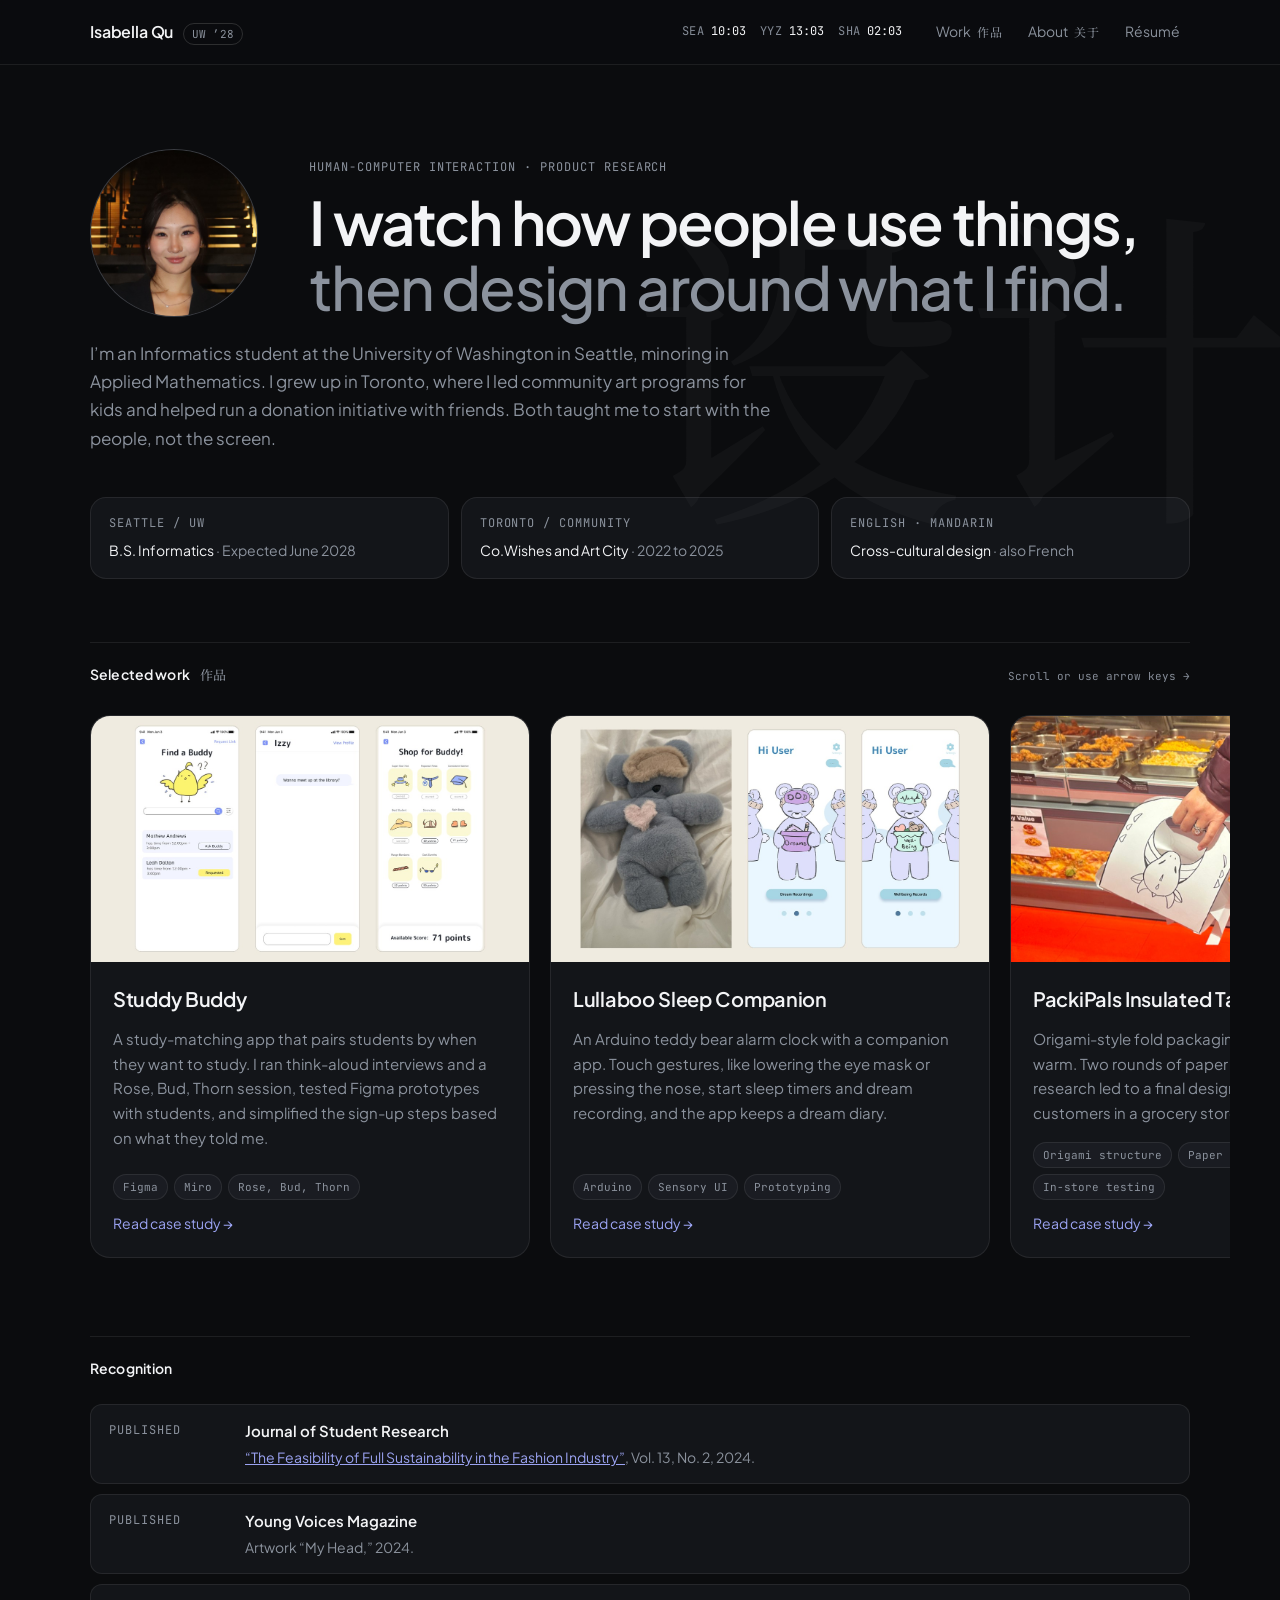
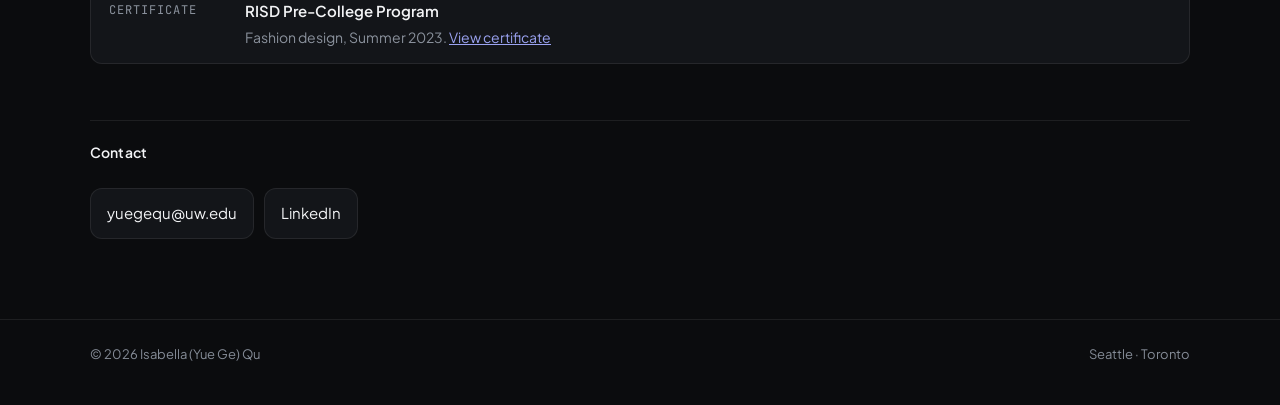
<file: index.html>
<!DOCTYPE html>
<html lang="en">
<head>
<meta charset="UTF-8">
<meta name="viewport" content="width=device-width, initial-scale=1">
<title>Isabella Qu · Portfolio</title>
<meta name="description" content="Isabella (Bella) Qu, Informatics at the University of Washington. Human-computer interaction, product research, and design.">
<meta name="theme-color" content="#0b0c0e">
<link rel="preconnect" href="https://fonts.googleapis.com">
<link rel="preconnect" href="https://fonts.gstatic.com" crossorigin>
<link href="https://fonts.googleapis.com/css2?family=JetBrains+Mono:wght@400;500&family=Plus+Jakarta+Sans:wght@400;500;600&display=swap" rel="stylesheet">
<link href="https://fonts.googleapis.com/css2?family=Noto+Serif+SC:wght@500&display=swap&text=%E4%B8%8E%E4%BA%8E%E4%BC%A6%E4%BD%9C%E5%85%B3%E5%93%81%E5%9B%BE%E5%A4%9A%E7%95%99%E7%99%BD%E8%A5%BF%E8%A7%86%E8%A7%92%E8%A8%80%E8%AE%A1%E8%AE%BE%E8%AF%AD%E9%9B%85" rel="stylesheet">
<meta property="og:title" content="Isabella Qu · Portfolio">
<meta property="og:description" content="Human-computer interaction and product research by Isabella Qu, Informatics at the University of Washington.">
<meta property="og:type" content="website">
<meta property="og:url" content="https://yuegequ.github.io/">
<meta property="og:image" content="https://yuegequ.github.io/og-image.png">
<meta name="twitter:card" content="summary_large_image">
<link rel="stylesheet" href="home.css">
</head>
<body>
<a class="skip" href="#main">Skip to content</a>
<header class="site-head">
  <div class="wrap">
    <a class="brand" href="index.html" aria-label="Isabella Qu, home">
      <strong>Isabella Qu</strong>
      <!-- Chinese name goes here once confirmed, e.g. <span lang="zh-Hans">…</span> -->
      <span class="badge" aria-label="University of Washington, class of 2028">UW ’28</span>
    </a>
    <ul class="clock" aria-label="Local times">
      <li><abbr title="Seattle" aria-hidden="true">SEA</abbr><span class="sr-only">Seattle</span> <time data-tz="America/Los_Angeles">--:--</time></li>
      <li><abbr title="Toronto" aria-hidden="true">YYZ</abbr><span class="sr-only">Toronto</span> <time data-tz="America/Toronto">--:--</time></li>
      <li><abbr title="Shanghai" aria-hidden="true">SHA</abbr><span class="sr-only">Shanghai</span> <time data-tz="Asia/Shanghai">--:--</time></li>
    </ul>
    <nav class="nav" aria-label="Primary">
      <a href="#projects">Work <span lang="zh-Hans" aria-hidden="true">作品</span></a>
      <a href="about.html">About <span lang="zh-Hans" aria-hidden="true">关于</span></a>
      <a href="BellaQuResume.pdf" target="_blank" rel="noopener">Résumé <span class="sr-only">(PDF, opens in a new tab)</span></a>
    </nav>
  </div>
</header>

<main id="main">
  <section class="hero">
    <span class="watermark" lang="zh-Hans" aria-hidden="true">设计</span>
    <div class="wrap">
      <div class="hero-grid">
        <img class="avatar" src="assets/profile.jpg" width="800" height="800" alt="Isabella Qu smiling in a black blazer in front of a lit staircase">
        <div>
          <p class="label">Human-computer interaction · Product research</p>
          <h1>I watch how people use things, <span class="soft">then design around what I find.</span></h1>
        </div>
      </div>
      <p class="bio">I’m an Informatics student at the University of Washington in Seattle, minoring in Applied Mathematics. I grew up in Toronto, where I led community art programs for kids and helped run a donation initiative with friends. Both taught me to start with the people, not the screen.</p>
      <ul class="markers">
        <li><span class="label">Seattle / UW</span><p>B.S. Informatics <span>· Expected June 2028</span></p></li>
        <li><span class="label">Toronto / Community</span><p>Co.Wishes and Art City <span>· 2022 to 2025</span></p></li>
        <li><span class="label">English · Mandarin</span><p>Cross-cultural design <span>· also French</span></p></li>
      </ul>
    </div>
  </section>

  <section class="wrap" id="projects" aria-labelledby="projects-title">
    <span id="work" aria-hidden="true"></span>
    <div class="section-head">
      <h2 id="projects-title">Selected work <span lang="zh-Hans" aria-hidden="true">作品</span></h2>
      <span class="track-hint" aria-hidden="true">Scroll or use arrow keys →</span>
    </div>
    <ul class="track" tabindex="0" aria-label="Projects, scrollable list">
      <li>
        <a class="card" href="studdybuddy.html">
          <div class="shot"><img src="cover-studdy.jpg" width="1200" height="675" loading="lazy" alt="Three Studdy Buddy app screens: a Find a Buddy list with study times, a chat about meeting at the library, and a points shop for the buddy avatar"></div>
          <div class="body">
            <h3>Studdy Buddy</h3>
            <p>A study-matching app that pairs students by when they want to study. I ran think-aloud interviews and a Rose, Bud, Thorn session, tested Figma prototypes with students, and simplified the sign-up steps based on what they told me.</p>
            <ul class="tags" aria-label="Methods and tools"><li>Figma</li><li>Miro</li><li>Rose, Bud, Thorn</li></ul>
            <span class="more">Read case study →</span>
          </div>
        </a>
      </li>
      <li>
        <a class="card" href="lullaboo.html">
          <div class="shot"><img src="cover-lullaboo.jpg" width="1200" height="675" loading="lazy" alt="Lullaboo, a soft blue teddy bear with an eye mask and heart, beside two companion app screens for dream recordings and wellbeing records"></div>
          <div class="body">
            <h3>Lullaboo Sleep Companion</h3>
            <p>An Arduino teddy bear alarm clock with a companion app. Touch gestures, like lowering the eye mask or pressing the nose, start sleep timers and dream recording, and the app keeps a dream diary.</p>
            <ul class="tags" aria-label="Methods and tools"><li>Arduino</li><li>Sensory UI</li><li>Prototyping</li></ul>
            <span class="more">Read case study →</span>
          </div>
        </a>
      </li>
      <li>
        <a class="card" href="packipals.html">
          <div class="shot"><img src="assets/cover-packipals.jpg" width="1200" height="675" loading="lazy" alt="A shopper carrying the PackiPals prototype, a white folded takeout box with a dragon drawing, past a hot food counter"></div>
          <div class="body">
            <h3>PackiPals Insulated Takeout</h3>
            <p>Origami-style fold packaging that keeps takeout warm. Two rounds of paper prototypes and insulation research led to a final design I tested with real customers in a grocery store.</p>
            <ul class="tags" aria-label="Methods and tools"><li>Origami structure</li><li>Paper prototyping</li><li>In-store testing</li></ul>
            <span class="more">Read case study →</span>
          </div>
        </a>
      </li>
    </ul>
  </section>

  <section class="wrap block" aria-labelledby="rec-title">
    <div class="section-head"><h2 id="rec-title">Recognition</h2></div>
    <ul class="rows">
      <li><span class="label">Published</span><div><h3>Journal of Student Research</h3><p><a href="https://www.semanticscholar.org/paper/The-Feasibility-of-Full-Sustainability-in-the-Qu/73da1e5d854fc701f78d7eda2277a86c698663c6">“The Feasibility of Full Sustainability in the Fashion Industry”</a>, Vol. 13, No. 2, 2024.</p></div></li>
      <li><span class="label">Published</span><div><h3>Young Voices Magazine</h3><p>Artwork “My Head,” 2024.</p></div></li>
      <li><span class="label">Certificate</span><div><h3>RISD Pre-College Program</h3><p>Fashion design, Summer 2023. <a href="https://www.parchment.com/lp/award/26845566-905b-4c16-a564-772adfcc4b6d">View certificate</a></p></div></li>
    </ul>
  </section>

  <section class="wrap block" id="contact" aria-labelledby="contact-title">
    <div class="section-head"><h2 id="contact-title">Contact</h2></div>
    <div class="contact-links">
      <a href="mailto:yuegequ@uw.edu">yuegequ@uw.edu</a>
      <a href="https://www.linkedin.com/in/yue-ge-qu">LinkedIn</a>
    </div>
  </section>
</main>

<footer><div class="wrap"><span>© 2026 Isabella (Yue Ge) Qu</span><span>Seattle · Toronto</span></div></footer>
<script src="home.js"></script>
</body>
</html>
</file>
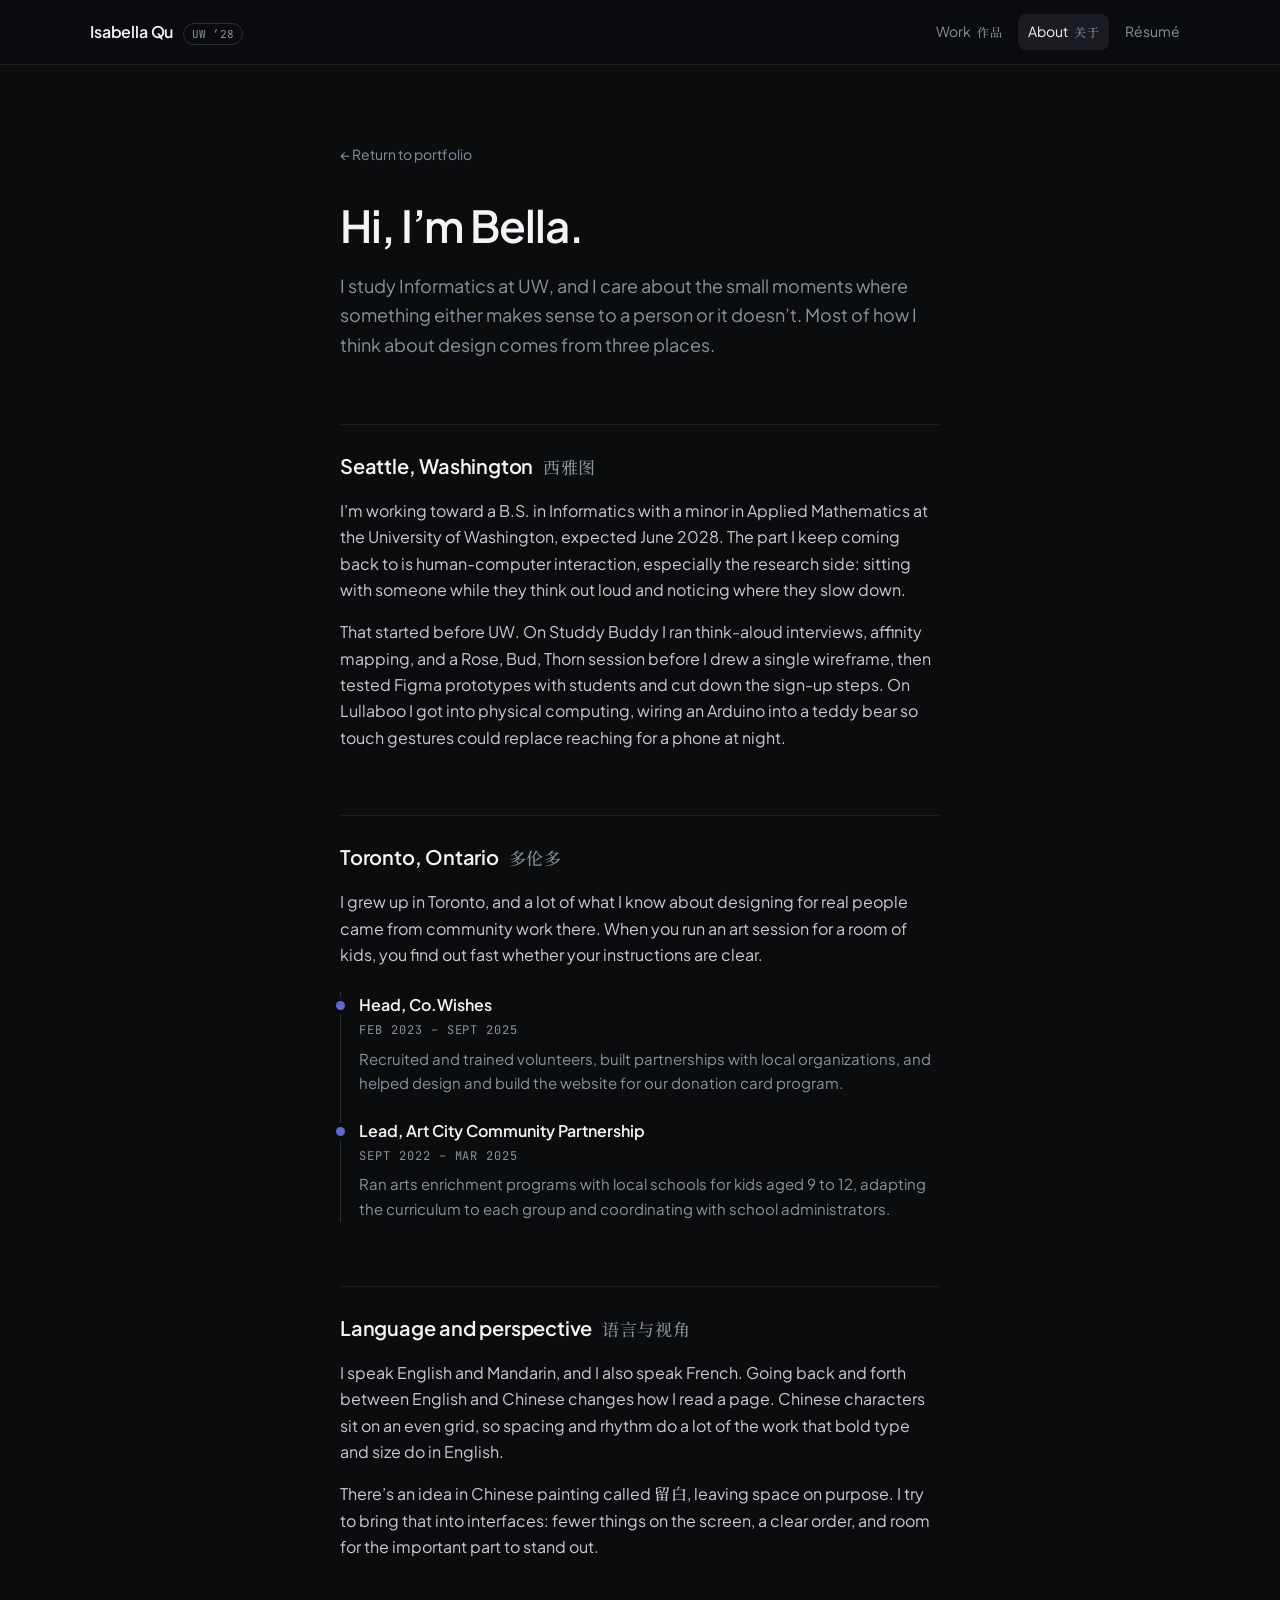
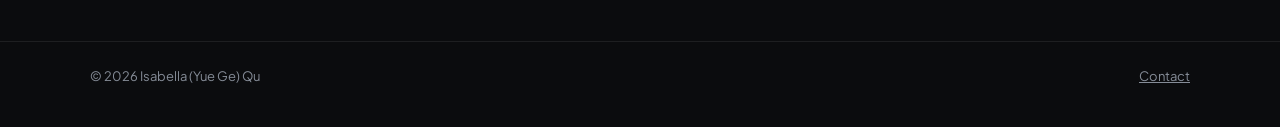
<file: about.html>
<!DOCTYPE html>
<html lang="en">
<head>
<meta charset="UTF-8">
<meta name="viewport" content="width=device-width, initial-scale=1">
<title>About · Isabella Qu</title>
<meta name="description" content="About Isabella (Bella) Qu: Informatics at UW in Seattle, community work in Toronto, and an English and Mandarin perspective on design.">
<meta name="theme-color" content="#0b0c0e">
<link rel="preconnect" href="https://fonts.googleapis.com">
<link rel="preconnect" href="https://fonts.gstatic.com" crossorigin>
<link href="https://fonts.googleapis.com/css2?family=JetBrains+Mono:wght@400;500&family=Plus+Jakarta+Sans:wght@400;500;600&display=swap" rel="stylesheet">
<link href="https://fonts.googleapis.com/css2?family=Noto+Serif+SC:wght@500&display=swap&text=%E4%B8%8E%E4%BA%8E%E4%BC%A6%E4%BD%9C%E5%85%B3%E5%93%81%E5%9B%BE%E5%A4%9A%E7%95%99%E7%99%BD%E8%A5%BF%E8%A7%86%E8%A7%92%E8%A8%80%E8%AE%A1%E8%AE%BE%E8%AF%AD%E9%9B%85" rel="stylesheet">
<meta property="og:title" content="About · Isabella Qu">
<meta property="og:type" content="profile">
<meta property="og:url" content="https://yuegequ.github.io/about.html">
<meta property="og:image" content="https://yuegequ.github.io/og-image.png">
<link rel="stylesheet" href="home.css">
</head>
<body>
<a class="skip" href="#main">Skip to content</a>
<header class="site-head">
  <div class="wrap">
    <a class="brand" href="index.html" aria-label="Isabella Qu, home">
      <strong>Isabella Qu</strong>
      <span class="badge" aria-label="University of Washington, class of 2028">UW ’28</span>
    </a>
    <nav class="nav" aria-label="Primary">
      <a href="index.html#projects">Work <span lang="zh-Hans" aria-hidden="true">作品</span></a>
      <a href="about.html" aria-current="page">About <span lang="zh-Hans" aria-hidden="true">关于</span></a>
      <a href="BellaQuResume.pdf" target="_blank" rel="noopener">Résumé <span class="sr-only">(PDF, opens in a new tab)</span></a>
    </nav>
  </div>
</header>

<main id="main" class="editorial">
  <a class="back" href="index.html">← Return to portfolio</a>
  <h1>Hi, I’m Bella.</h1>
  <p class="lede">I study Informatics at UW, and I care about the small moments where something either makes sense to a person or it doesn’t. Most of how I think about design comes from three places.</p>

  <section class="chapter" aria-labelledby="sea">
    <h2 id="sea">Seattle, Washington <span lang="zh-Hans">西雅图</span></h2>
    <p>I’m working toward a B.S. in Informatics with a minor in Applied Mathematics at the University of Washington, expected June 2028. The part I keep coming back to is human-computer interaction, especially the research side: sitting with someone while they think out loud and noticing where they slow down.</p>
    <p>That started before UW. On Studdy Buddy I ran think-aloud interviews, affinity mapping, and a Rose, Bud, Thorn session before I drew a single wireframe, then tested Figma prototypes with students and cut down the sign-up steps. On Lullaboo I got into physical computing, wiring an Arduino into a teddy bear so touch gestures could replace reaching for a phone at night.</p>
  </section>

  <section class="chapter" aria-labelledby="yyz">
    <h2 id="yyz">Toronto, Ontario <span lang="zh-Hans">多伦多</span></h2>
    <p>I grew up in Toronto, and a lot of what I know about designing for real people came from community work there. When you run an art session for a room of kids, you find out fast whether your instructions are clear.</p>
    <ol class="timeline">
      <li>
        <h3>Head, Co.Wishes</h3>
        <span class="label">Feb 2023 – Sept 2025</span>
        <p>Recruited and trained volunteers, built partnerships with local organizations, and helped design and build the website for our donation card program.</p>
      </li>
      <li>
        <h3>Lead, Art City Community Partnership</h3>
        <span class="label">Sept 2022 – Mar 2025</span>
        <p>Ran arts enrichment programs with local schools for kids aged 9 to 12, adapting the curriculum to each group and coordinating with school administrators.</p>
      </li>
    </ol>
  </section>

  <section class="chapter" aria-labelledby="lang">
    <h2 id="lang">Language and perspective <span lang="zh-Hans">语言与视角</span></h2>
    <p>I speak English and Mandarin, and I also speak French. Going back and forth between English and Chinese changes how I read a page. Chinese characters sit on an even grid, so spacing and rhythm do a lot of the work that bold type and size do in English.</p>
    <p>There’s an idea in Chinese painting called <span lang="zh-Hans">留白</span>, leaving space on purpose. I try to bring that into interfaces: fewer things on the screen, a clear order, and room for the important part to stand out.</p>
  </section>
</main>

<footer><div class="wrap"><span>© 2026 Isabella (Yue Ge) Qu</span><a href="index.html#contact">Contact</a></div></footer>
</body>
</html>
</file>
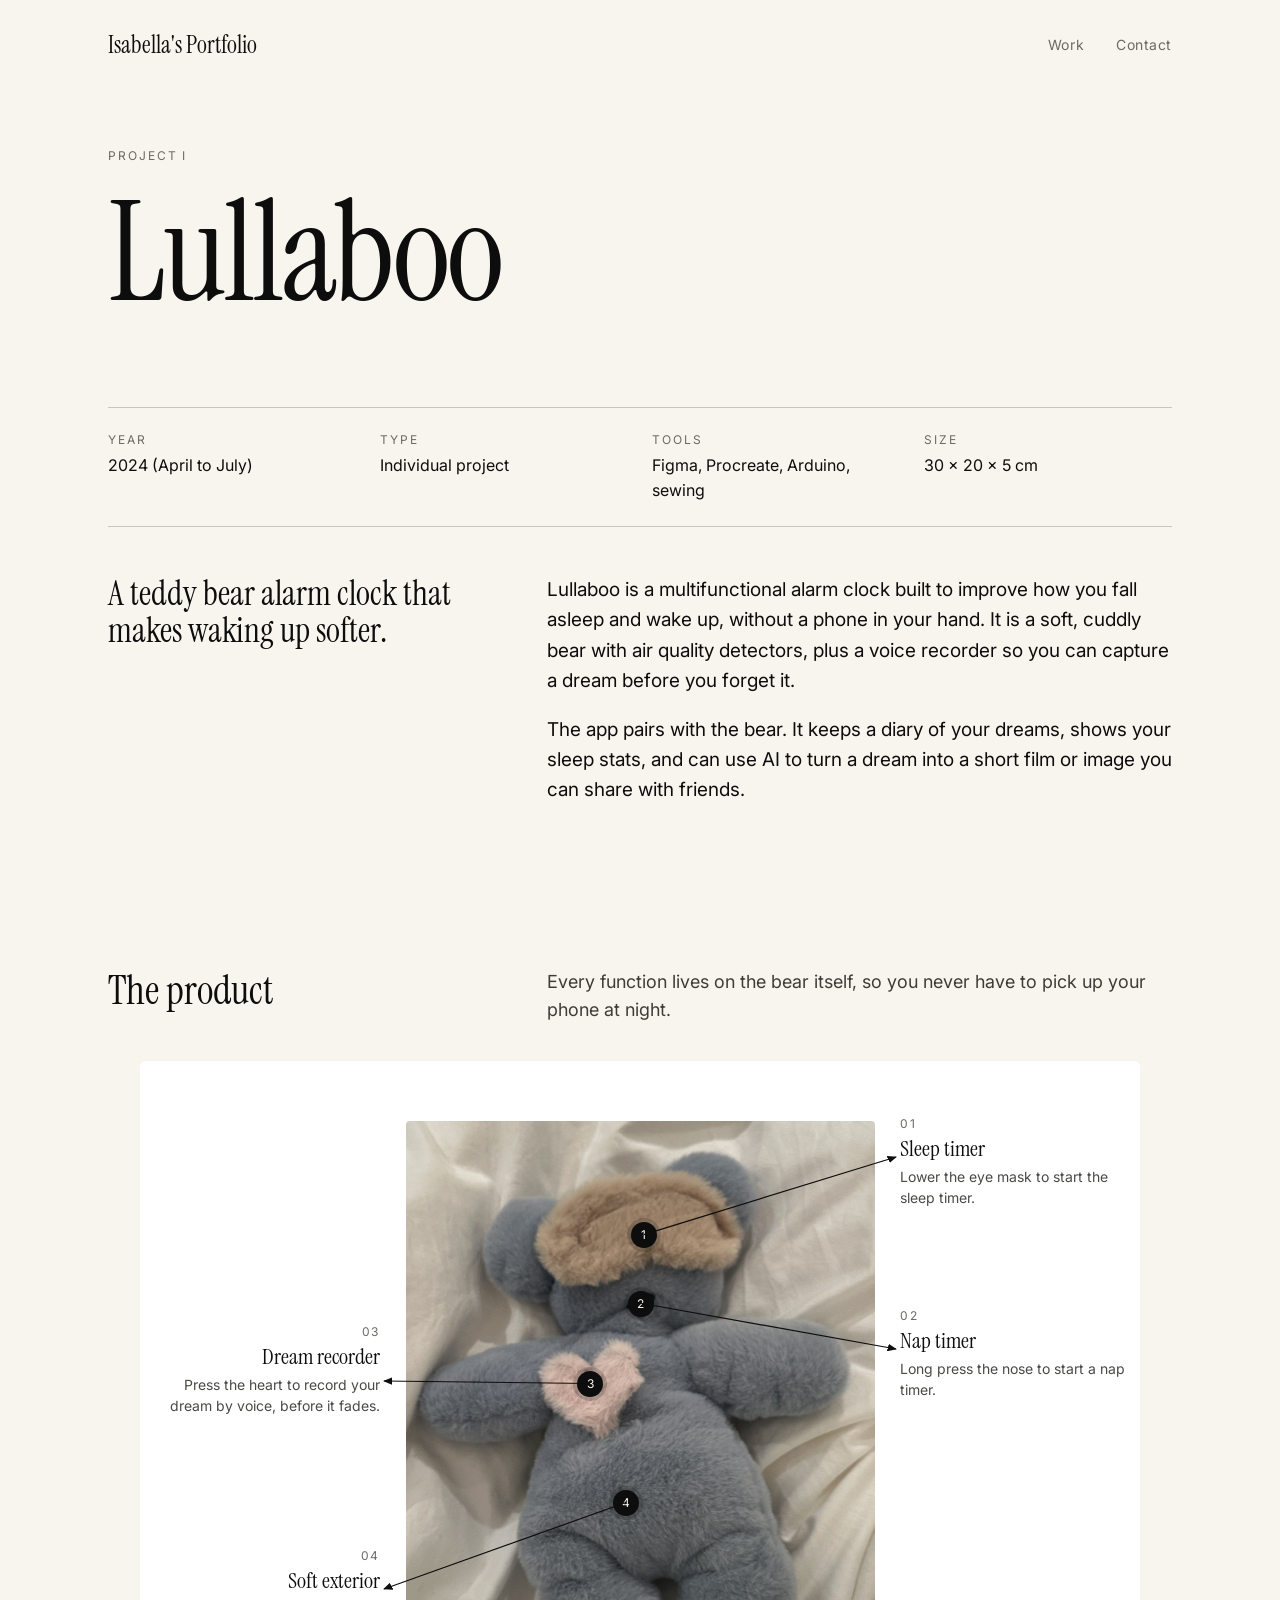
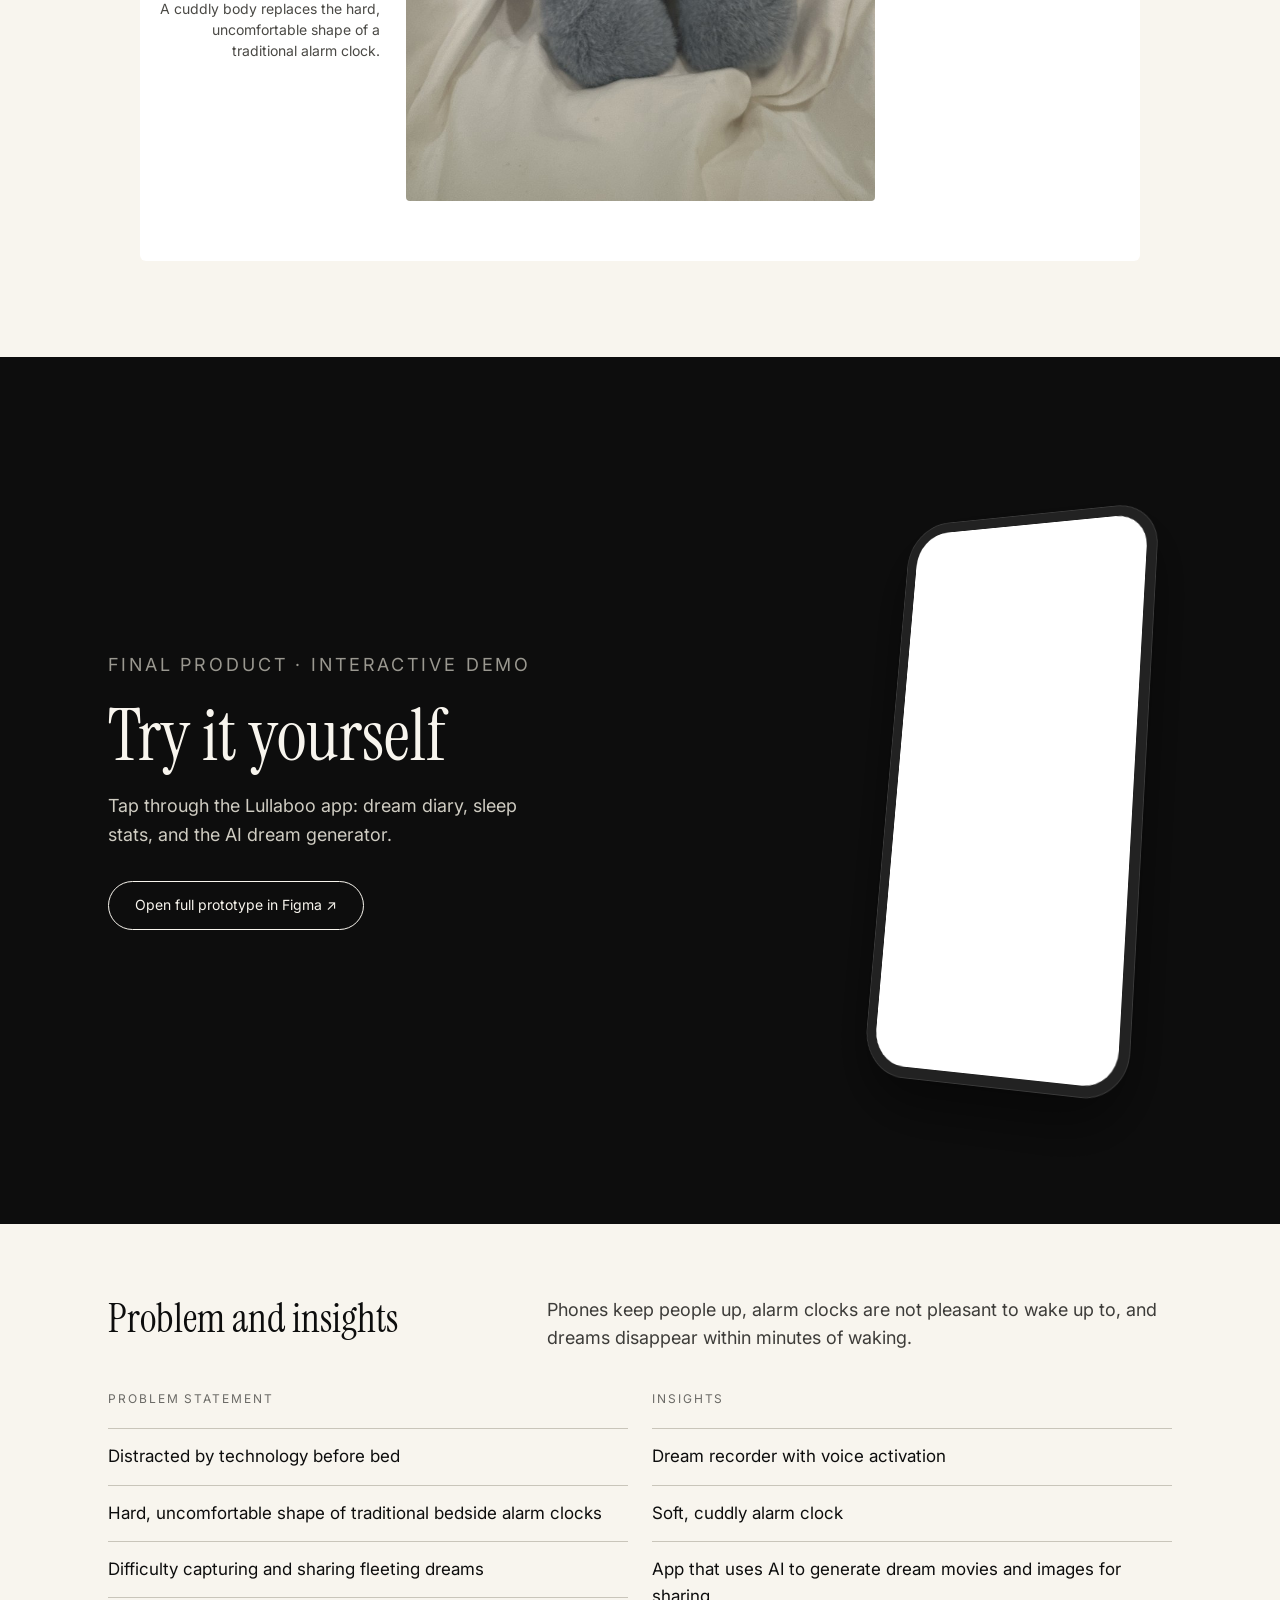
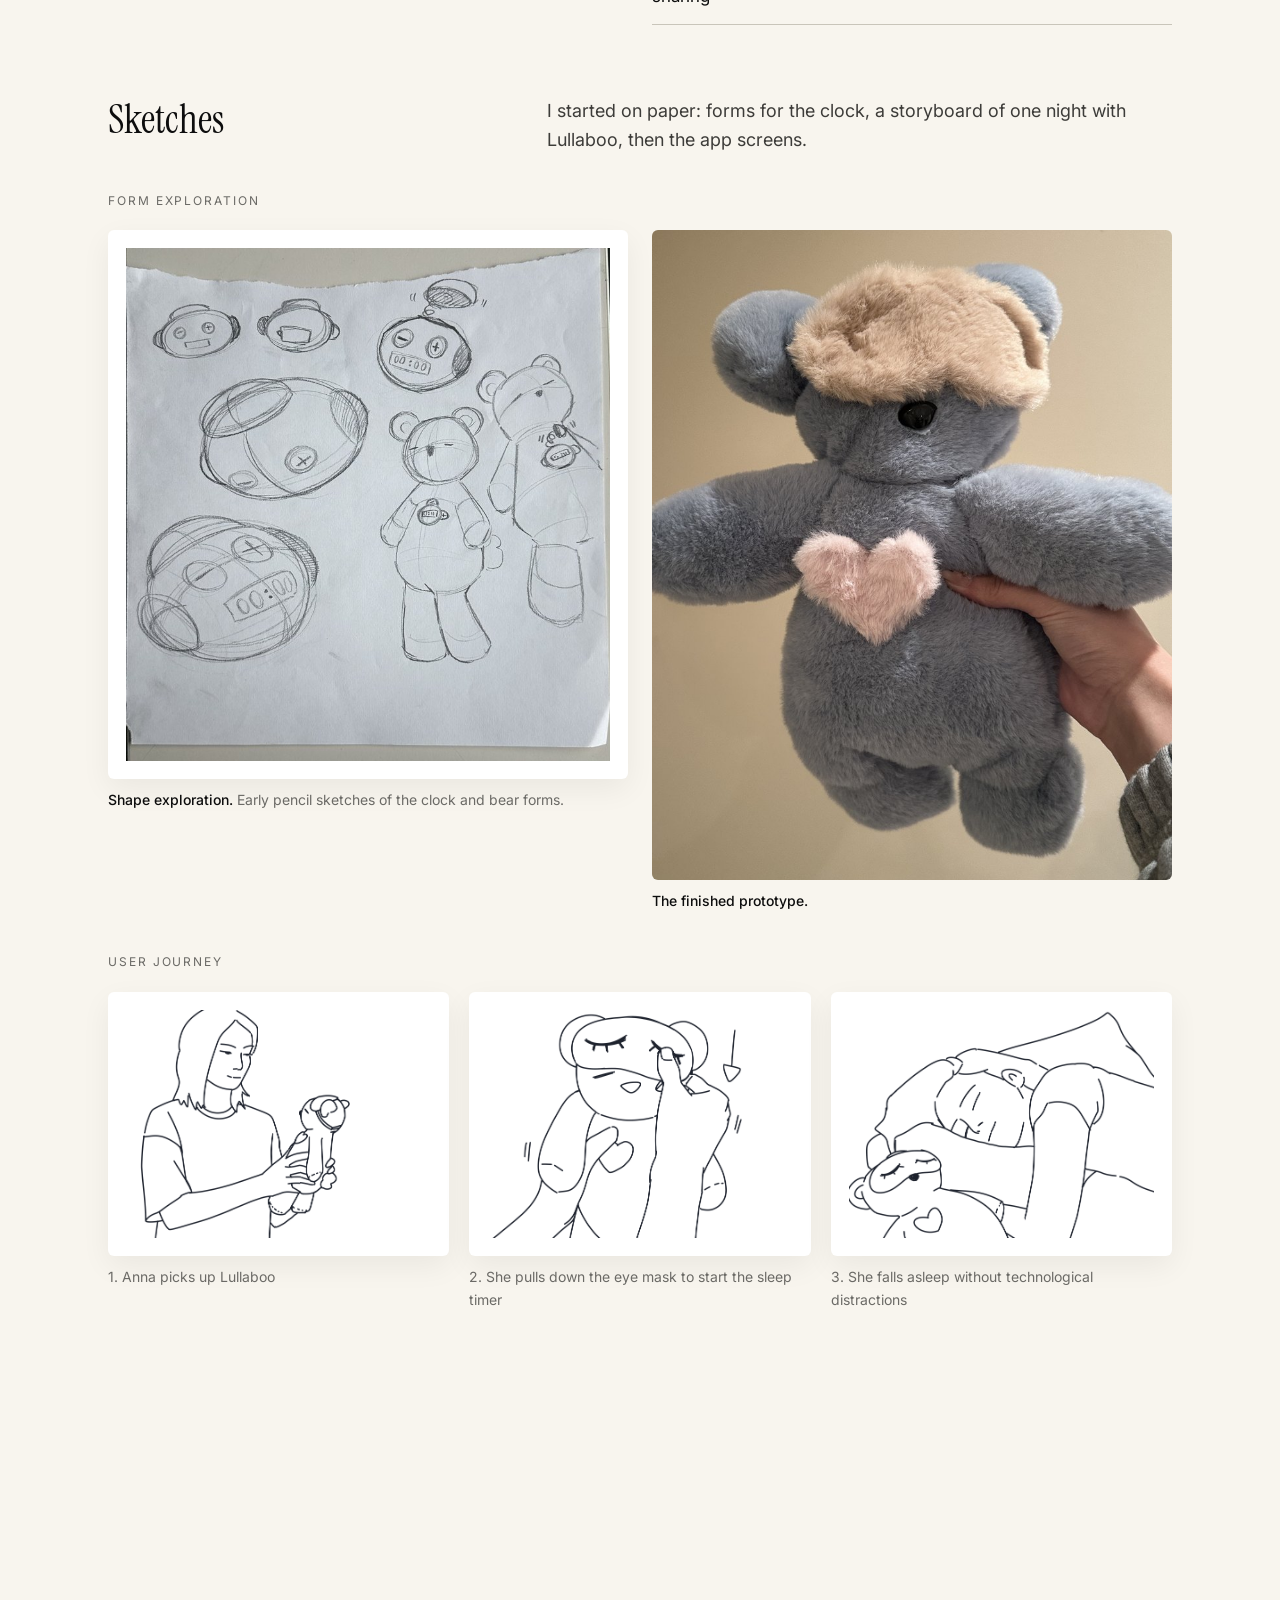
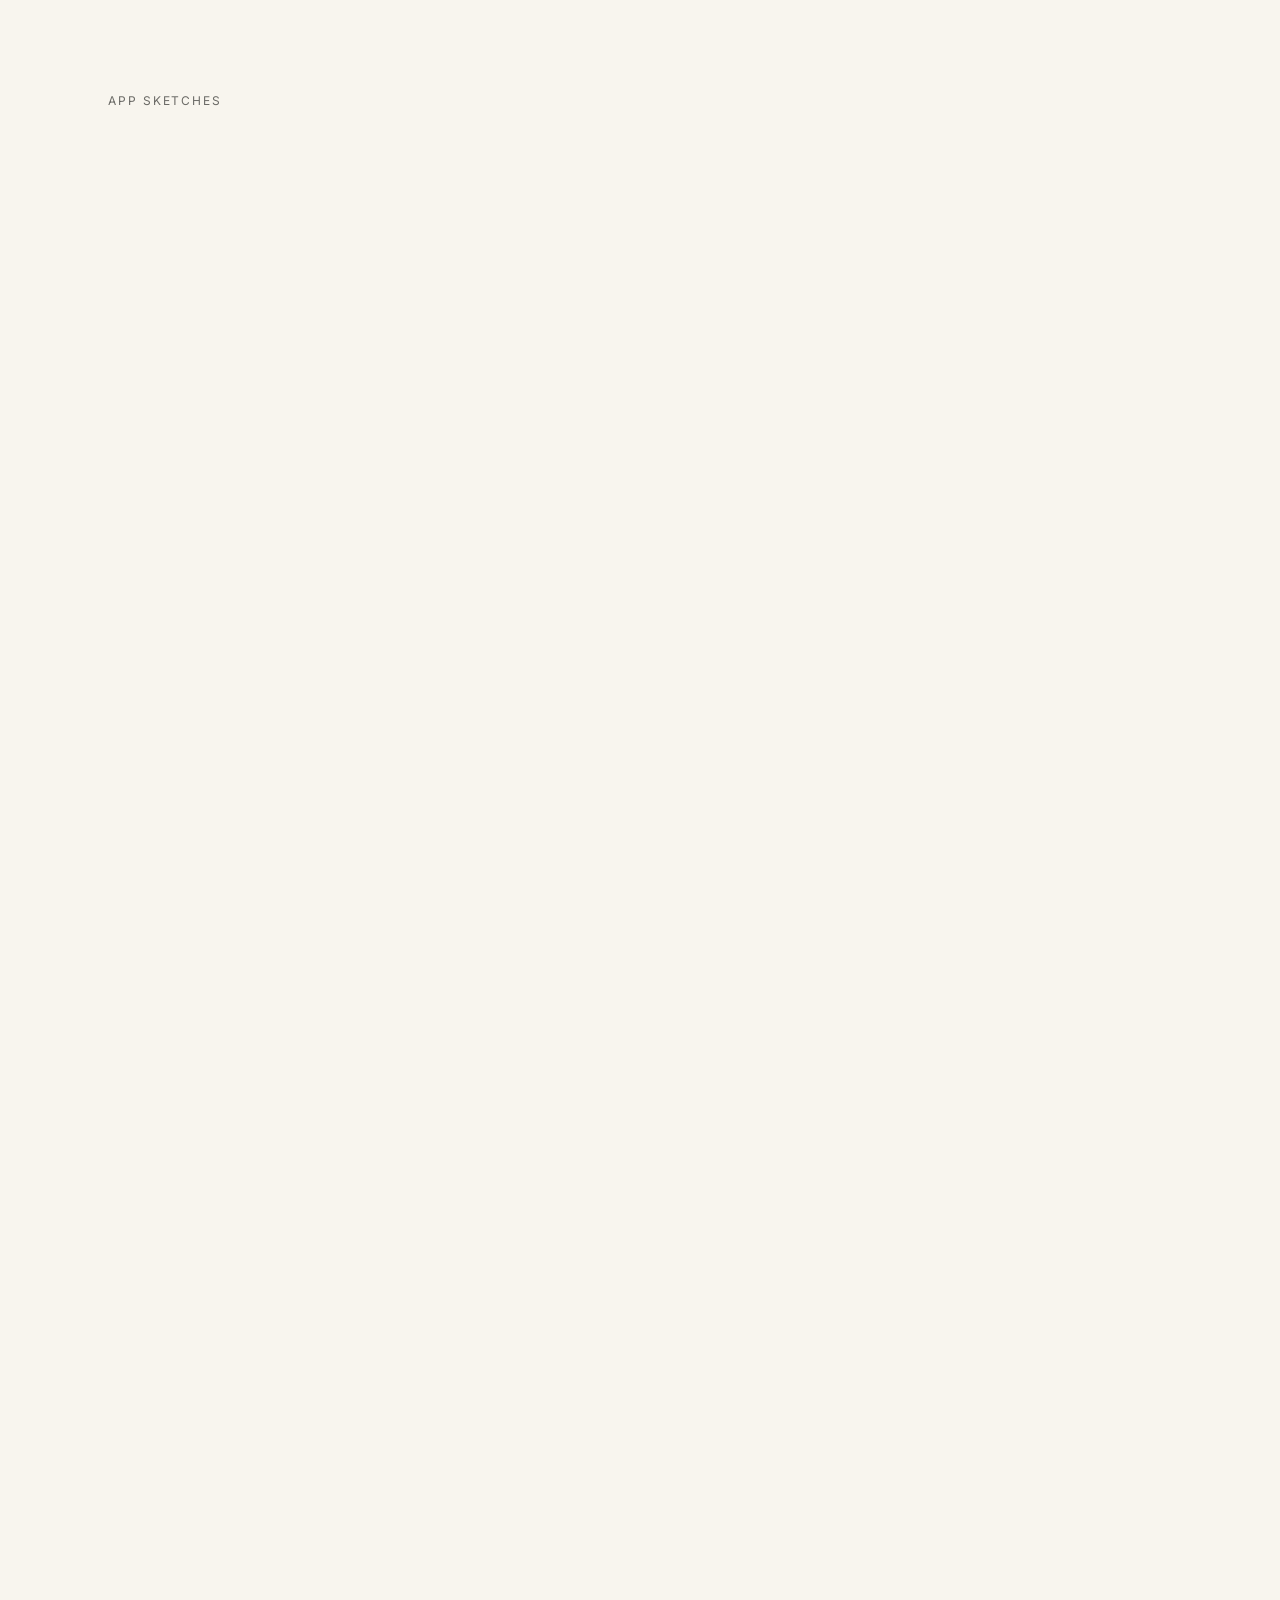
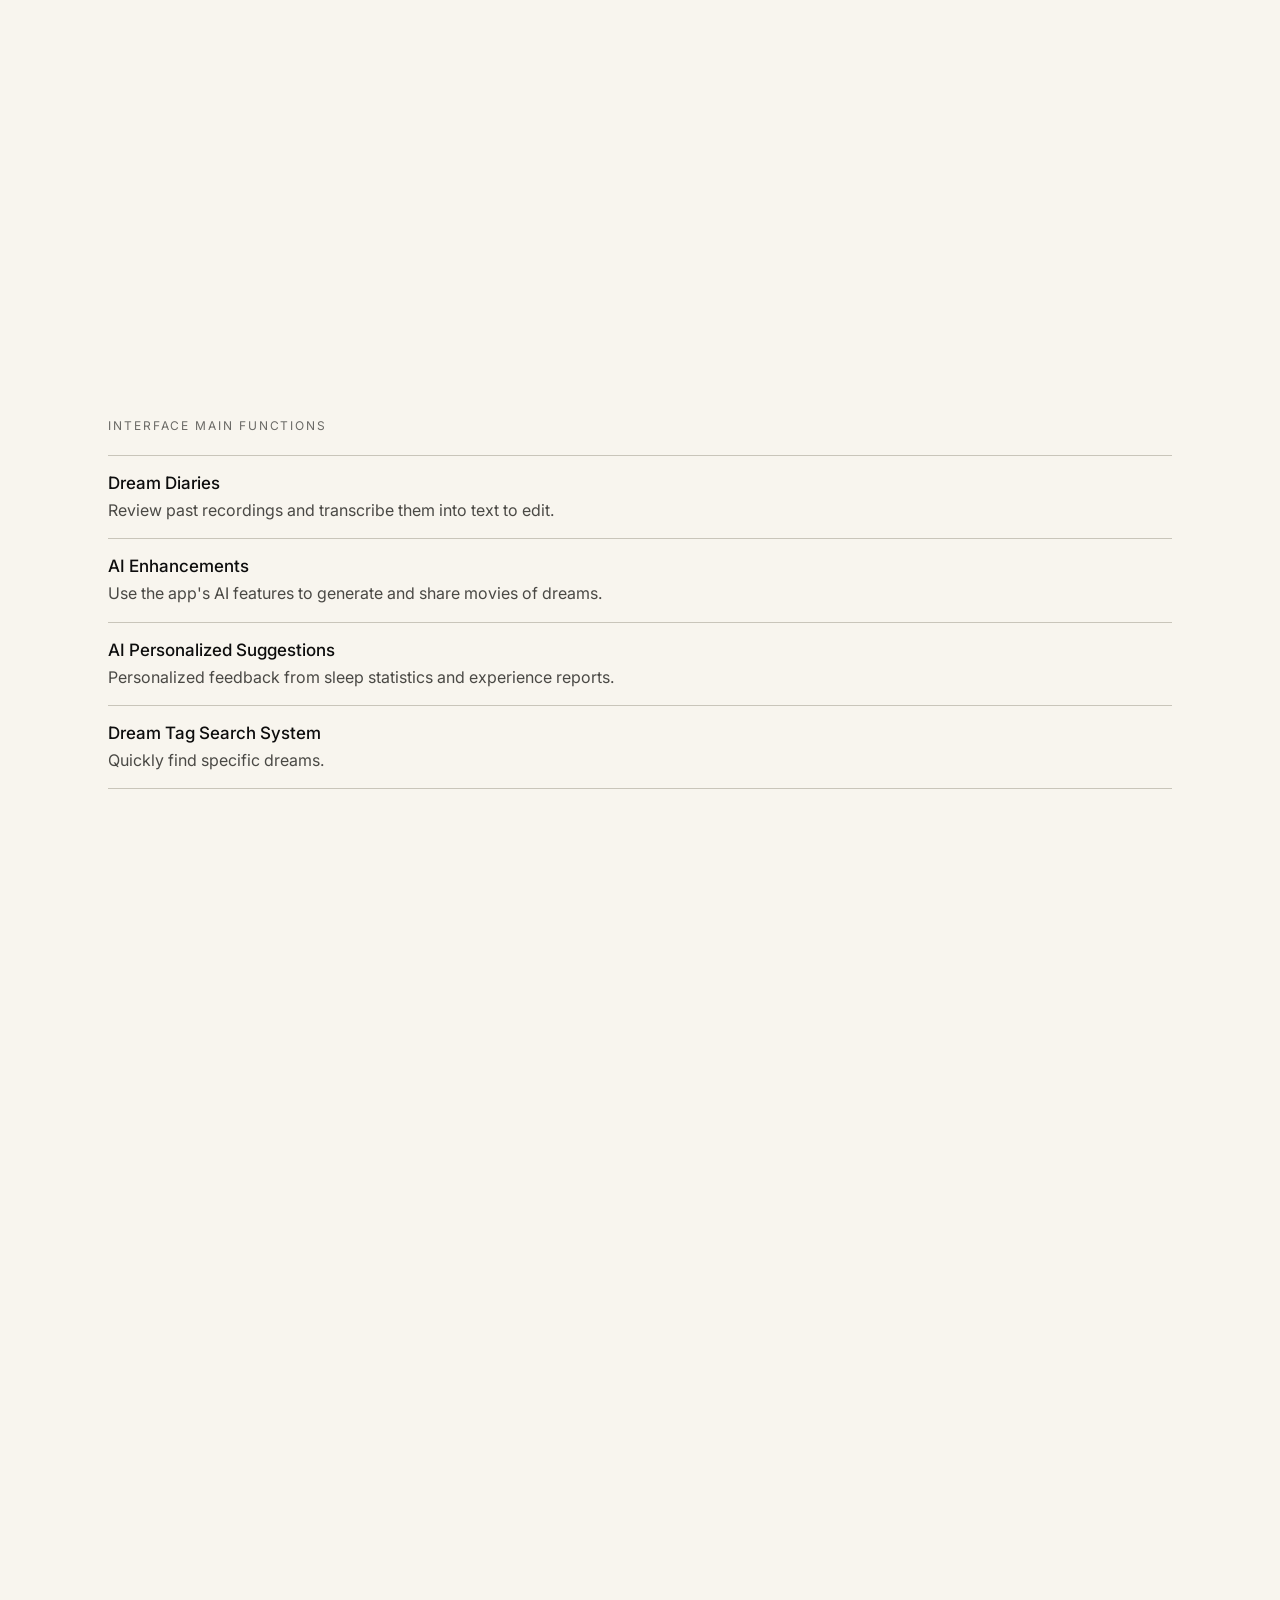
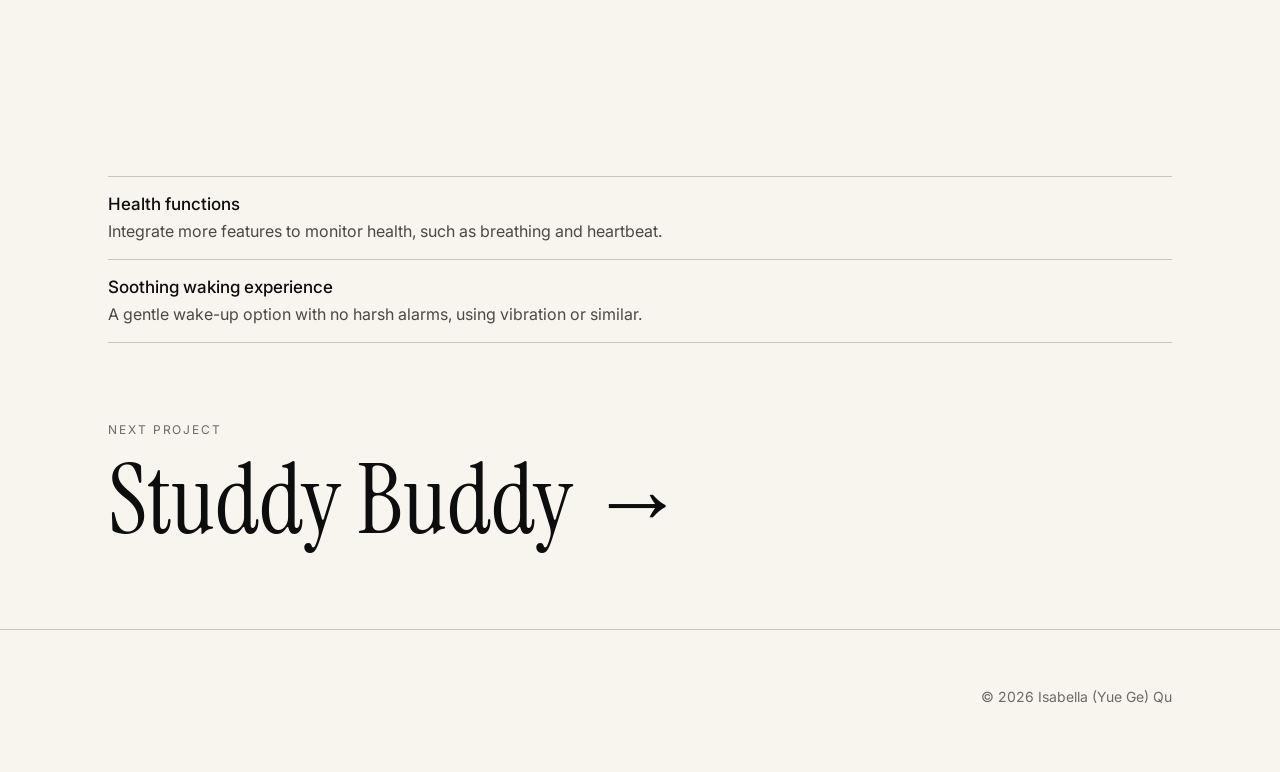
<file: lullaboo.html>
<!DOCTYPE html>
<html lang="en">
<head>
<meta charset="UTF-8">
<meta name="viewport" content="width=device-width, initial-scale=1">
<title>Lullaboo | Isabella's Portfolio</title>
<meta name="description" content="Isabella Qu, UI/UX and product design portfolio.">
<link rel="preconnect" href="https://fonts.googleapis.com">
<link rel="preconnect" href="https://fonts.gstatic.com" crossorigin>
<link href="https://fonts.googleapis.com/css2?family=Inter:wght@400;500&family=Instrument+Serif:ital@0;1&display=swap" rel="stylesheet">
<meta property="og:title" content="Isabella's Portfolio">
<meta property="og:description" content="UI/UX and product design by Isabella Qu, Informatics at the University of Washington.">
<meta property="og:type" content="website">
<meta property="og:url" content="https://yuegequ.github.io/">
<meta property="og:image" content="https://yuegequ.github.io/og-image.png">
<meta name="twitter:card" content="summary_large_image">
<link rel="stylesheet" href="style.css">
</head>
<body>
<div class="wrap">
<nav class="top"><a class="logo" href="index.html">Isabella's Portfolio</a><div class="links"><a href="index.html#work">Work</a><a href="index.html#contact">Contact</a></div></nav>
</div>
<main>
<div class="wrap">
<section class="p-hero"><p class="eyebrow">Project I</p><h1>Lullaboo</h1></section>
<dl class="facts"><div><dt>Year</dt><dd>2024 (April to July)</dd></div><div><dt>Type</dt><dd>Individual project</dd></div><div><dt>Tools</dt><dd>Figma, Procreate, Arduino, sewing</dd></div><div><dt>Size</dt><dd>30 x 20 x 5 cm</dd></div></dl>
<section class="overview fade"><h2>A teddy bear alarm clock that makes waking up softer.</h2><div><p>Lullaboo is a multifunctional alarm clock built to improve how you fall asleep and wake up, without a phone in your hand. It is a soft, cuddly bear with air quality detectors, plus a voice recorder so you can capture a dream before you forget it.</p><p>The app pairs with the bear. It keeps a diary of your dreams, shows your sleep stats, and can use AI to turn a dream into a short film or image you can share with friends.</p></div></section><section class="cs"><div class="cs-head fade"><h2>The product</h2><p>Every function lives on the bear itself, so you never have to pick up your phone at night.</p></div><div class="stage fade" style="aspect-ratio:1.25"><div class="imgbox" style="left:26.55%;top:7.5%;width:46.9%;height:85%"><img src="lb-bear-front.jpg" alt="Lullaboo bear"><span class="dot" style="left:50.80%;top:16.70%">1</span><span class="dot" style="left:50.20%;top:26.80%">2</span><span class="dot" style="left:39.40%;top:38.60%">3</span><span class="dot" style="left:47.00%;top:56.10%">4</span></div>
<svg class="lines" viewBox="0 0 100 100" preserveAspectRatio="none"><defs><marker id="ah1" viewBox="0 0 10 10" refX="9" refY="5" markerWidth="7" markerHeight="7" orient="auto"><path d="M0 0L10 5L0 10z" fill="#0d0d0d"/></marker></defs><line x1="50.38" y1="21.70" x2="75.6" y2="12" marker-end="url(#ah1)"/><line x1="50.09" y1="30.28" x2="75.6" y2="36" marker-end="url(#ah1)"/><line x1="45.03" y1="40.31" x2="24.4" y2="40" marker-end="url(#ah1)"/><line x1="48.59" y1="55.19" x2="24.4" y2="66" marker-end="url(#ah1)"/></svg><div class="lab r" style="left:76%;top:6%;width:24%"><span class="n">01</span><h5>Sleep timer</h5><p>Lower the eye mask to start the sleep timer.</p></div><div class="lab r" style="left:76%;top:30%;width:24%"><span class="n">02</span><h5>Nap timer</h5><p>Long press the nose to start a nap timer.</p></div><div class="lab l" style="left:2%;top:32%;width:22%"><span class="n">03</span><h5>Dream recorder</h5><p>Press the heart to record your dream by voice, before it fades.</p></div><div class="lab l" style="left:2%;top:60%;width:22%"><span class="n">04</span><h5>Soft exterior</h5><p>A cuddly body replaces the hard, uncomfortable shape of a traditional alarm clock.</p></div></div></section>
</div>
<section class="proto" style="margin-top:96px"><div class="wrap"><div class="inner"><div class="fade"><p class="eyebrow">Final product &middot; interactive demo</p><h2>Try it yourself</h2><p>Tap through the Lullaboo app: dream diary, sleep stats, and the AI dream generator.</p><a class="open" href="https://www.figma.com/proto/wVEmORZKVMJaG9F57WFAjl/Nap-Timer--LULLABOO--draft?node-id=33-21807&t=AQ7riscZSQszKsk1-1" target="_blank" rel="noopener">Open full prototype in Figma &nearr;</a></div>
<div class="phone fade"><div class="screen" style="aspect-ratio:393/852"><iframe src="https://embed.figma.com/proto/wVEmORZKVMJaG9F57WFAjl/Nap-Timer--LULLABOO--draft?node-id=33-21807&embed-host=share&scaling=scale-down&hide-ui=1&hotspot-hints=0&bg-color=ffffff" allowfullscreen loading="lazy" title="Lullaboo prototype"></iframe></div></div></div></div></section>
<div class="wrap"><section class="cs"><div class="cs-head fade"><h2>Problem and insights</h2><p>Phones keep people up, alarm clocks are not pleasant to wake up to, and dreams disappear within minutes of waking.</p></div><div class="pair"><div><p class="eyebrow">Problem statement</p><ul class="list2"><li>Distracted by technology before bed</li><li>Hard, uncomfortable shape of traditional bedside alarm clocks</li><li>Difficulty capturing and sharing fleeting dreams</li></ul></div><div><p class="eyebrow">Insights</p><ul class="list2"><li>Dream recorder with voice activation</li><li>Soft, cuddly alarm clock</li><li>App that uses AI to generate dream movies and images for sharing</li></ul></div></div></section><section class="cs"><div class="cs-head fade"><h2>Sketches</h2><p>I started on paper: forms for the clock, a storyboard of one night with Lullaboo, then the app screens.</p></div><p class="eyebrow">Form exploration</p><div class="pair" style="margin-bottom:40px"><figure class="fig card fade"><img src="lb-paper-concepts.jpg" alt="" loading="lazy"><figcaption><b>Shape exploration.</b> Early pencil sketches of the clock and bear forms.</figcaption></figure><figure class="fig crop fade"><img src="lb-bear-held.jpg" alt="" loading="lazy"><figcaption><b>The finished prototype.</b></figcaption></figure></div><p class="eyebrow">User journey</p><div class="trio" style="margin-bottom:12px"><figure class="fig card fade"><img src="lullaboo-sketch-1.png" alt="" loading="lazy"><figcaption>1. Anna picks up Lullaboo</figcaption></figure><figure class="fig card fade"><img src="lullaboo-sketch-2.png" alt="" loading="lazy"><figcaption>2. She pulls down the eye mask to start the sleep timer</figcaption></figure><figure class="fig card fade"><img src="lullaboo-sketch-3.png" alt="" loading="lazy"><figcaption>3. She falls asleep without technological distractions</figcaption></figure><figure class="fig card fade"><img src="lullaboo-sketch-4.png" alt="" loading="lazy"><figcaption>4. She wakes up</figcaption></figure><figure class="fig card fade"><img src="lullaboo-sketch-5.png" alt="" loading="lazy"><figcaption>5. Before she forgets her dream, she clicks the record heart</figcaption></figure><figure class="fig card fade"><img src="lullaboo-sketch-6.png" alt="" loading="lazy"><figcaption>6. She shares her dream with friends</figcaption></figure></div><p class="eyebrow" style="margin-top:40px">App sketches</p><div class="trio" style="margin-bottom:28px"><figure class="fig card fade"><img src="lb-paper-app-1.jpg" alt="" loading="lazy"><figcaption><b>Paper wireframes.</b> Recording, diary, and statistics screens.</figcaption></figure><figure class="fig card fade"><img src="lb-paper-app-2.jpg" alt="" loading="lazy"><figcaption><b>Paper wireframes.</b> Home screen and quick navigation.</figcaption></figure><figure class="fig card fade"><img src="lb-paper-app-3.jpg" alt="" loading="lazy"><figcaption><b>Paper wireframes.</b> Enhance and created screens.</figcaption></figure></div><div class="strip"><figure class="fig card fade"><img src="lb-sk-diaries.png" alt="" loading="lazy"><figcaption>My Diaries</figcaption></figure><figure class="fig card fade"><img src="lb-sk-save.png" alt="" loading="lazy"><figcaption>Save a dream</figcaption></figure><figure class="fig card fade"><img src="lb-sk-stats.png" alt="" loading="lazy"><figcaption>Statistics</figcaption></figure><figure class="fig card fade"><img src="lb-sk-enhance.png" alt="" loading="lazy"><figcaption>Enhance and created</figcaption></figure></div></section><section class="cs"><div class="cs-head fade"><h2>The app</h2><p>High-fidelity screens for the companion app, from the home page to the AI dream generator.</p></div><div class="wfgrid"><figure class="fig fade"><img src="lb-wf-1.png" alt="" loading="lazy" style="width:100%"><figcaption><b>1. Home page</b></figcaption></figure><figure class="fig fade"><img src="lb-wf-2.png" alt="" loading="lazy" style="width:100%"><figcaption><b>2. Dream diaries</b></figcaption></figure><figure class="fig fade"><img src="lb-wf-3.png" alt="" loading="lazy" style="width:49%"><figcaption><b>3. Settings and timer</b></figcaption></figure><figure class="fig fade"><img src="lb-wf-4.png" alt="" loading="lazy" style="width:74%"><figcaption><b>4. User statistics</b></figcaption></figure><figure class="fig fade"><img src="lb-wf-5.png" alt="" loading="lazy" style="width:49%"><figcaption><b>5. Personalized AI suggestions</b></figcaption></figure><figure class="fig fade"><img src="lb-wf-6.png" alt="" loading="lazy" style="width:100%"><figcaption><b>6. AI dream film and image generator</b></figcaption></figure></div><p class="eyebrow" style="margin-top:44px">Interface main functions</p><ul class="list2"><li><b>Dream Diaries</b><span>Review past recordings and transcribe them into text to edit.</span></li><li><b>AI Enhancements</b><span>Use the app's AI features to generate and share movies of dreams.</span></li><li><b>AI Personalized Suggestions</b><span>Personalized feedback from sleep statistics and experience reports.</span></li><li><b>Dream Tag Search System</b><span>Quickly find specific dreams.</span></li></ul></section><section class="cs"><div class="cs-head fade"><h2>Product photos</h2><p>The finished bear from the back and the side.</p></div><div class="pair"><figure class="fig crop fade"><img src="lb-bear-back.jpg" alt="" loading="lazy"><figcaption>Back</figcaption></figure><figure class="fig crop fade"><img src="lb-bear-side.jpg" alt="" loading="lazy"><figcaption>Side</figcaption></figure></div></section><section class="cs"><div class="cs-head fade"><h2>Looking ahead</h2><p>Two directions I would take next.</p></div><ul class="list2"><li><b>Health functions</b><span>Integrate more features to monitor health, such as breathing and heartbeat.</span></li><li><b>Soothing waking experience</b><span>A gentle wake-up option with no harsh alarms, using vibration or similar.</span></li></ul></section></div>
<div class="wrap"><a class="nextproj" href="studdybuddy.html"><span class="num">Next project</span><span class="t">Studdy Buddy &rarr;</span></a></div>
</main>
<footer><div class="wrap">
<div class="row"><div></div><div>&copy; 2026 Isabella (Yue Ge) Qu</div></div>
</div></footer>
<script>
const io=new IntersectionObserver(es=>es.forEach(e=>{if(e.isIntersecting){e.target.classList.add('in');io.unobserve(e.target)}}),{threshold:.08});
document.querySelectorAll('.fade').forEach(el=>io.observe(el));
const f=document.getElementById('cform');
if(f){f.addEventListener('submit',async e=>{e.preventDefault();const m=document.getElementById('formmsg');m.textContent='Sending...';
try{const r=await fetch('https://formsubmit.co/ajax/yuegequ@uw.edu',{method:'POST',headers:{'Accept':'application/json'},body:new FormData(f)});
const j=await r.json();if(j.success==='true'||j.success===true){m.textContent='Thanks, your message was sent. I will get back to you soon.';f.reset()}else{m.textContent='Something went wrong. Please try again or reach me on LinkedIn.'}}
catch(err){m.textContent='Something went wrong. Please try again or reach me on LinkedIn.'}})}
</script>
<script src="fx.js"></script>
</body>
</html>
</file>
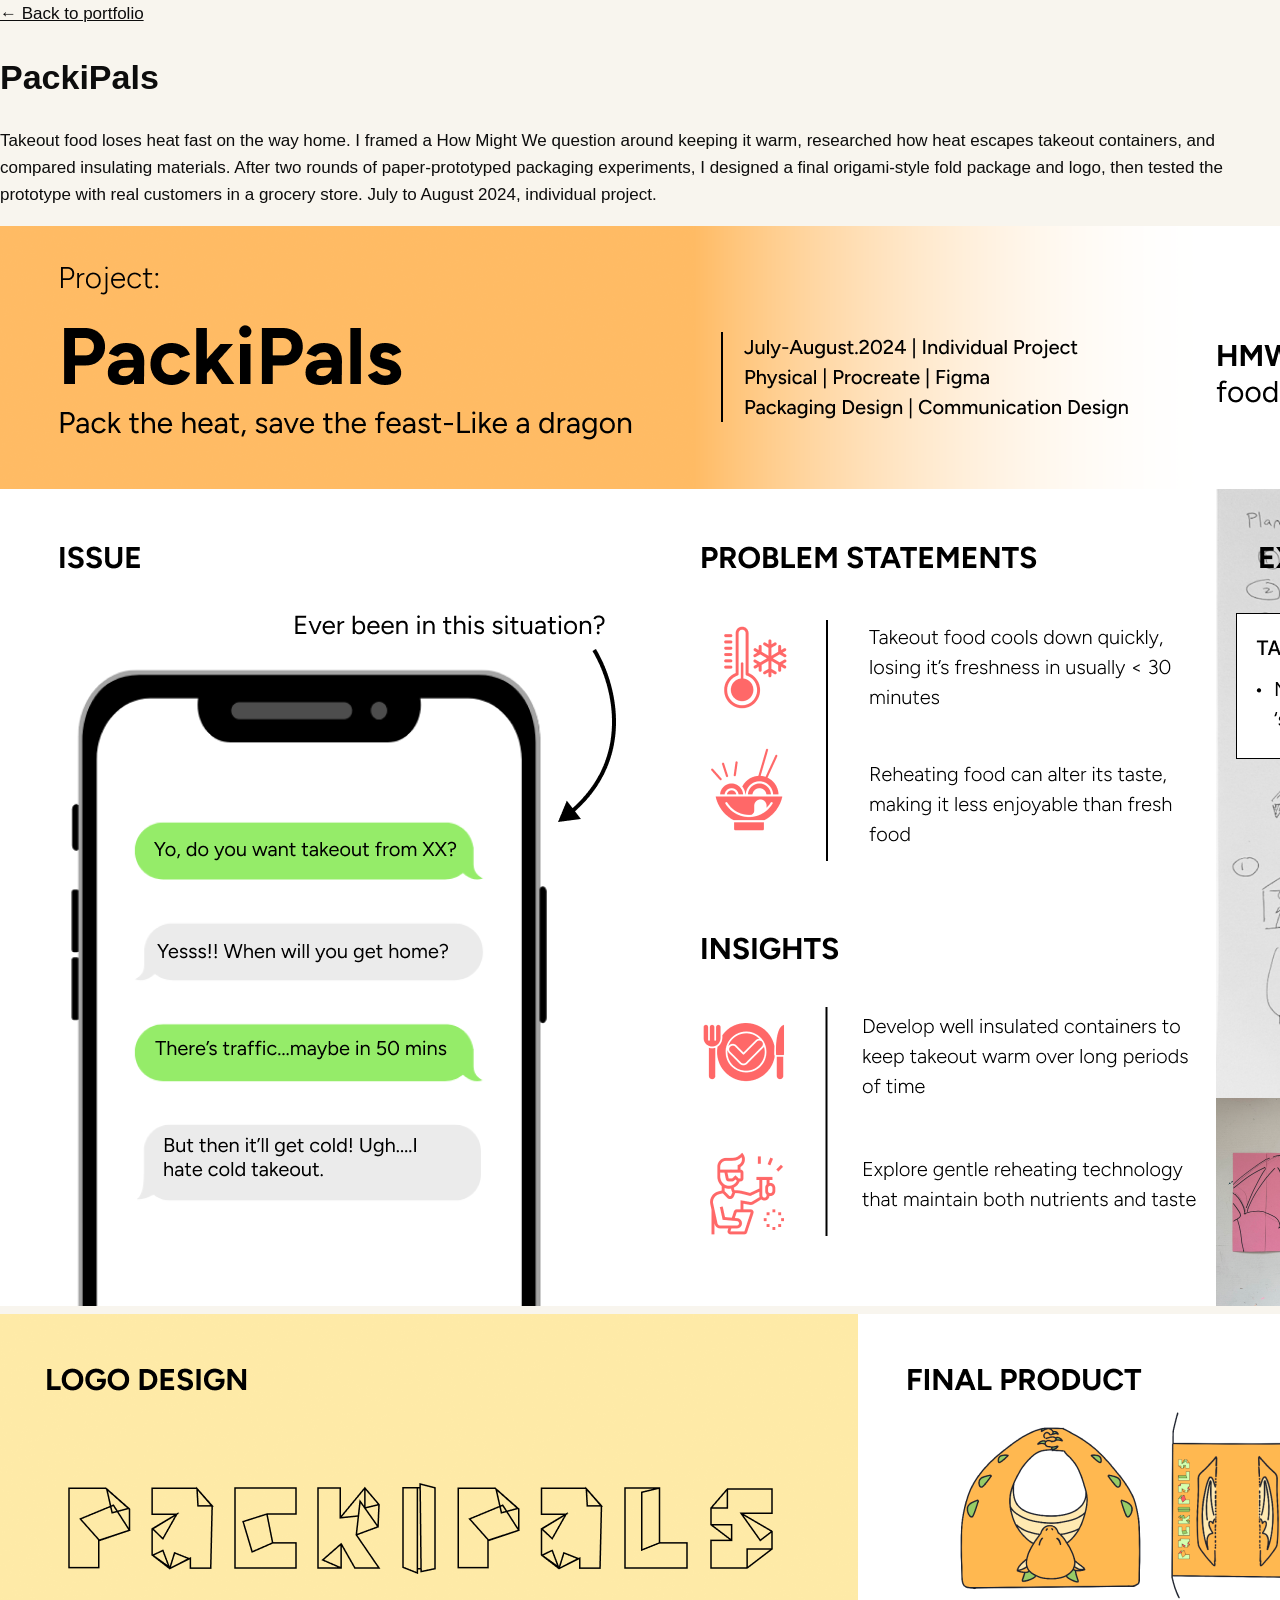
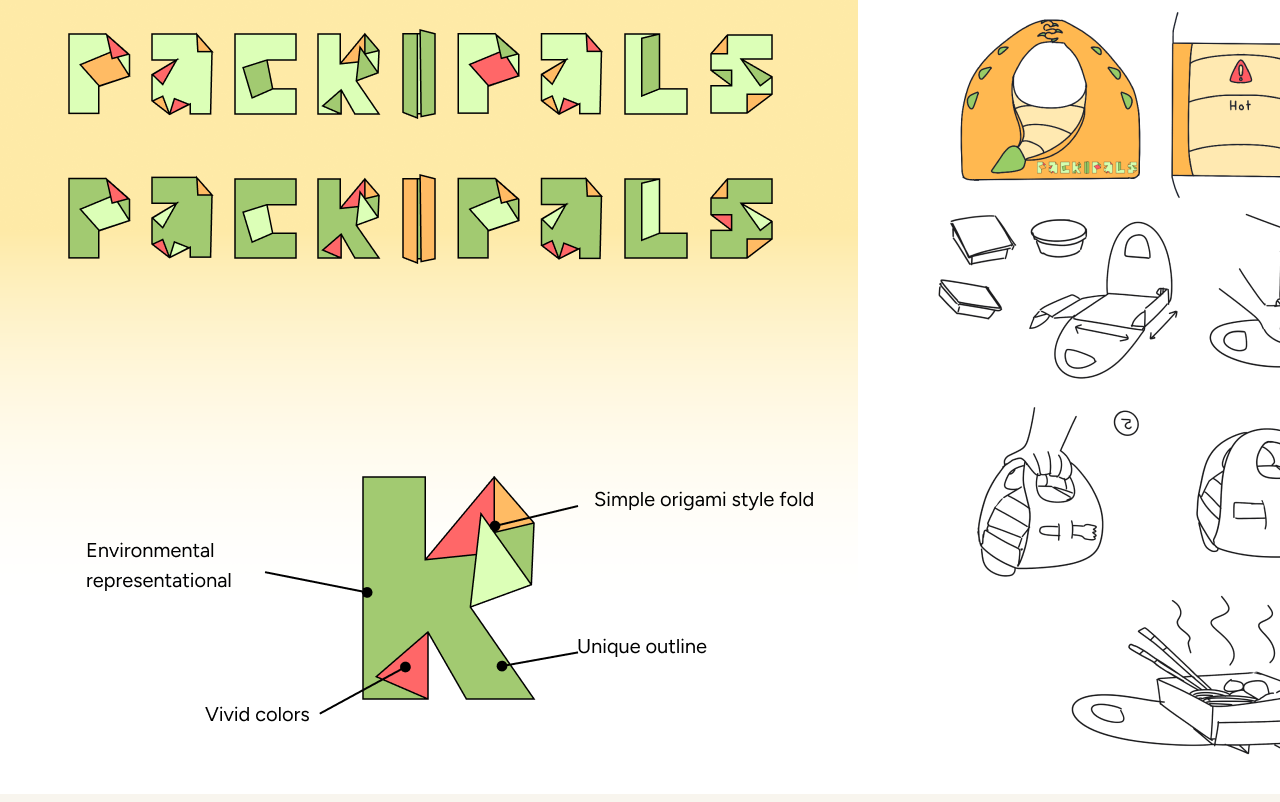
<file: packipals.html>
<!DOCTYPE html>
<html lang="en">
<head>
<meta charset="UTF-8">
<meta name="viewport" content="width=device-width, initial-scale=1">
<title>PackiPals | Bella Qu</title>
<link rel="stylesheet" href="style.css">
</head>
<body>
<header><a href="index.html">&larr; Back to portfolio</a><h1>PackiPals</h1></header>
<main>
  <p>Takeout food loses heat fast on the way home. I framed a How Might We question around keeping it warm, researched how heat escapes takeout containers, and compared insulating materials. After two rounds of paper-prototyped packaging experiments, I designed a final origami-style fold package and logo, then tested the prototype with real customers in a grocery store. July to August 2024, individual project.</p>
  <img class="full" src="packipals-1.png" alt="PackiPals process board: the problem, problem statements, insights, and two paper prototype experiments, a cubic container and a folding sleeve">
  <img class="full" src="packipals-2.png" alt="PackiPals logo design, fold diagrams for the final product, and photos of the prototype being tested at a grocery store hot food counter">
</main>
</body>
</html>
</file>
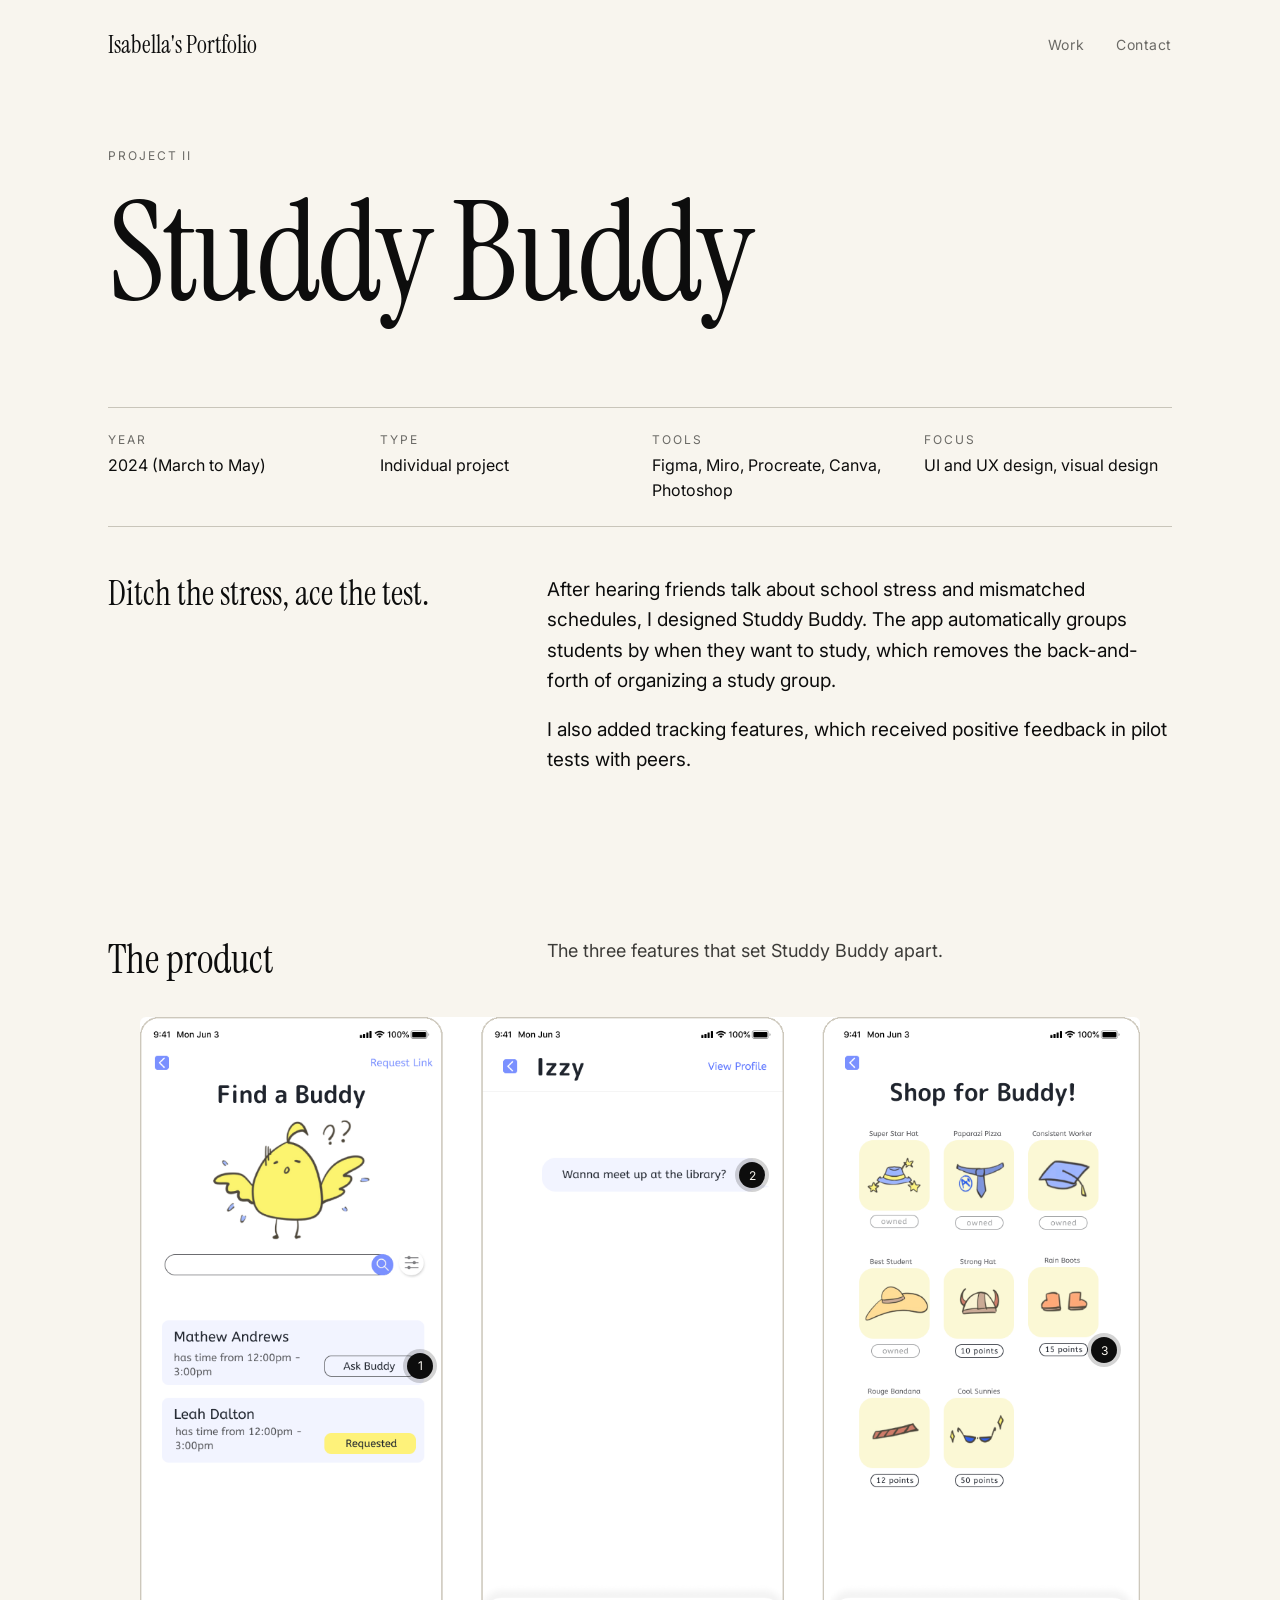
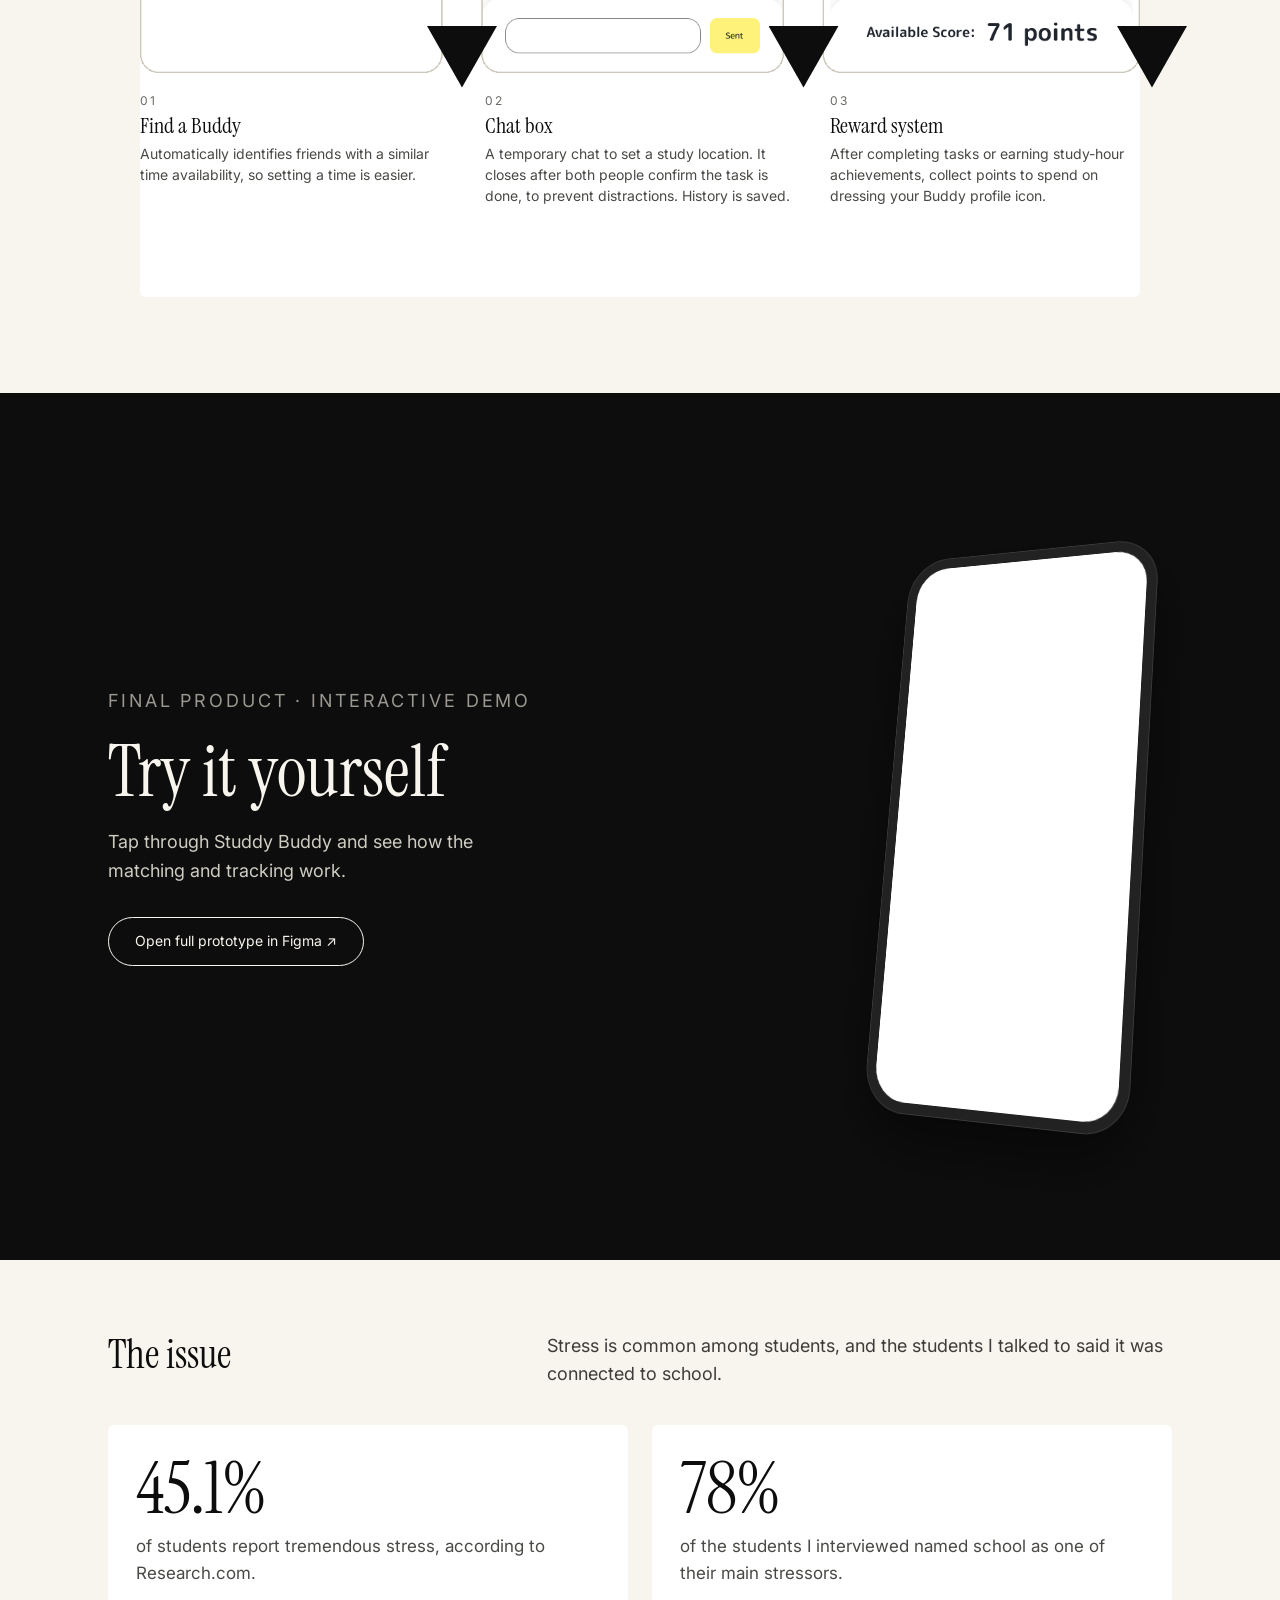
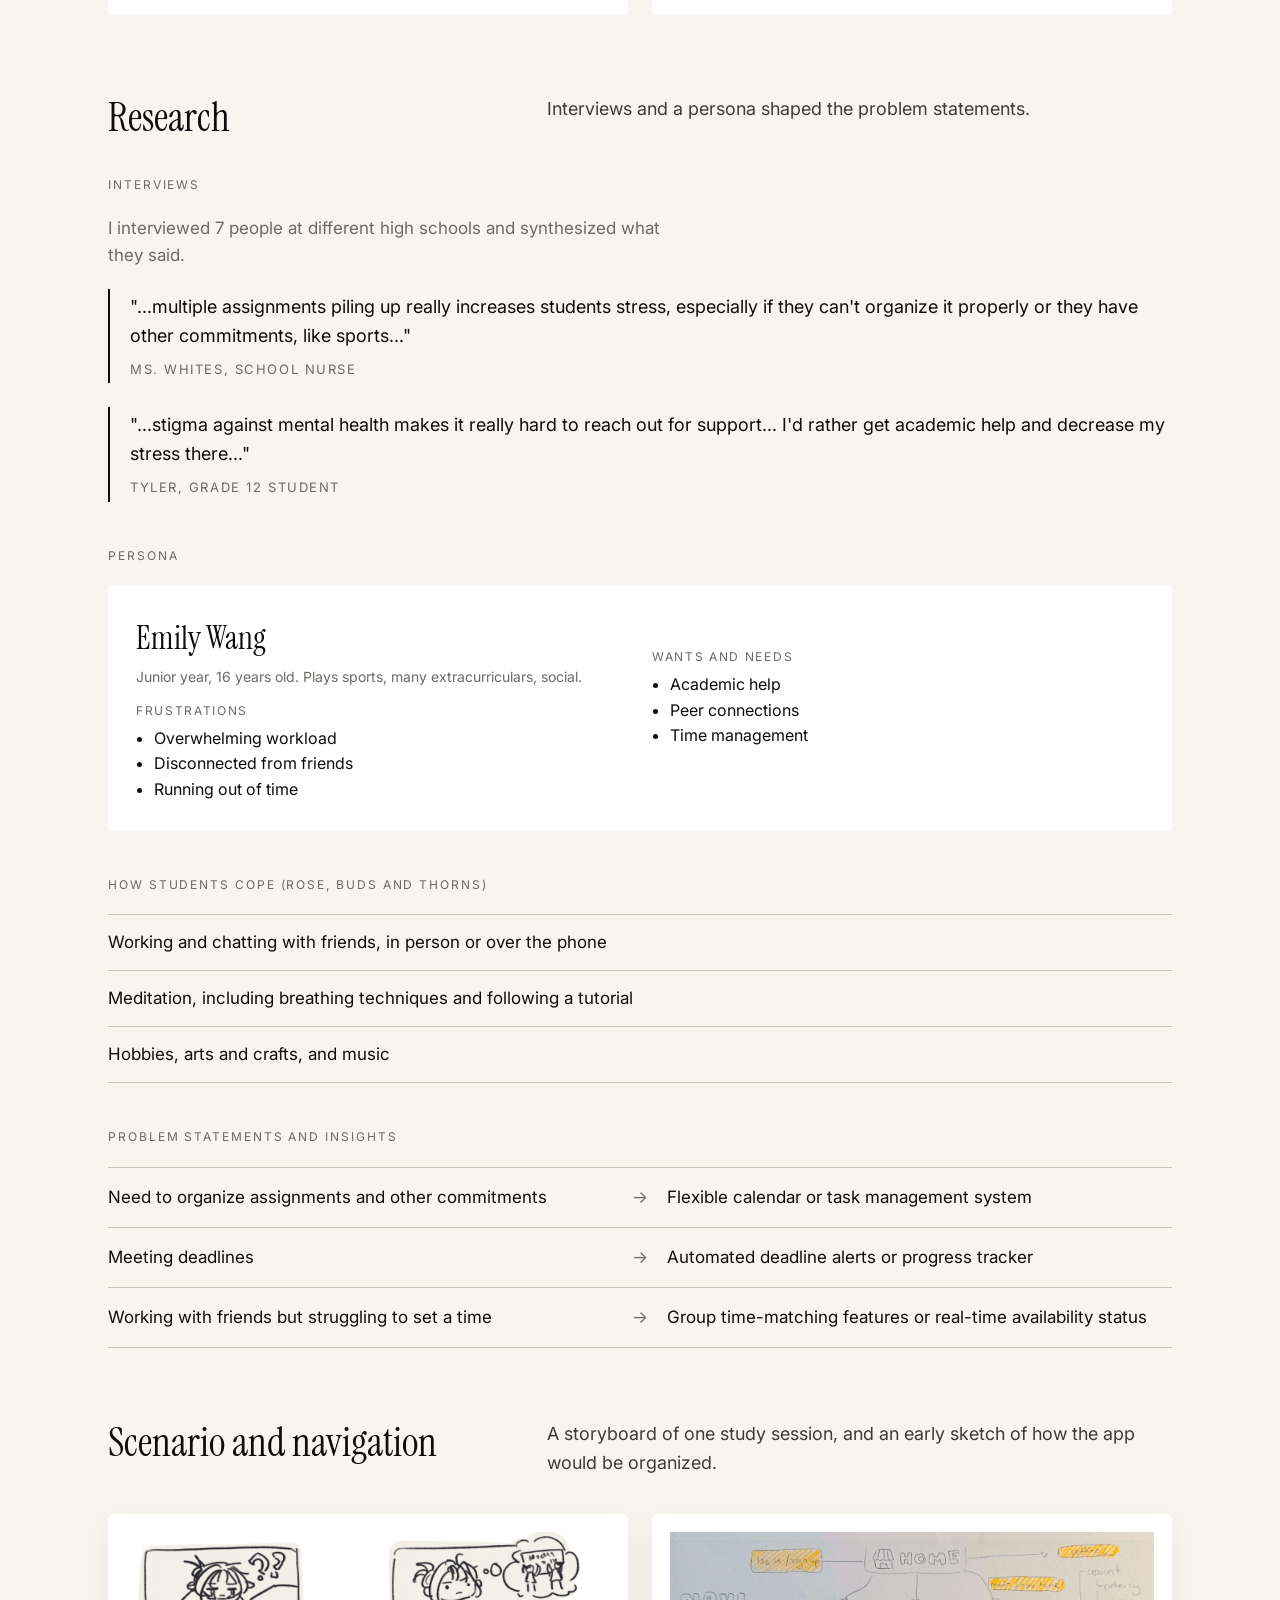
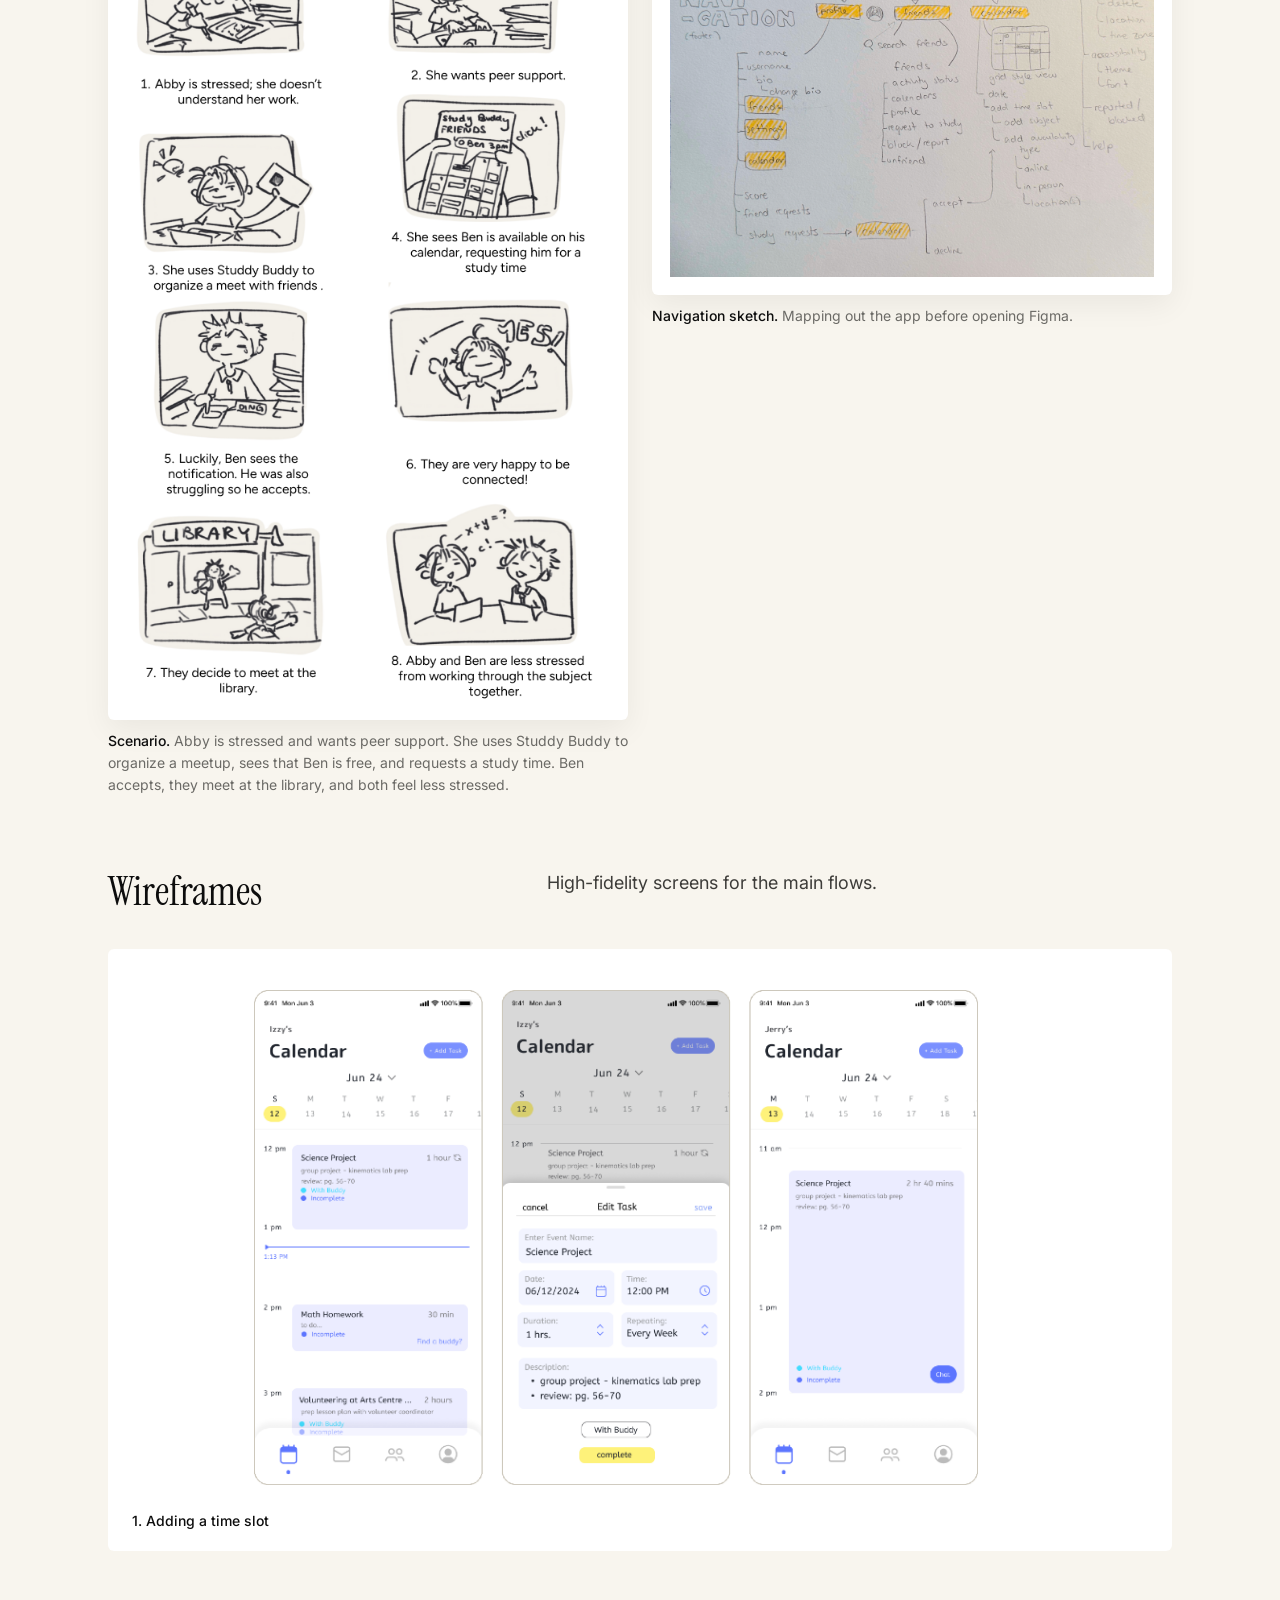
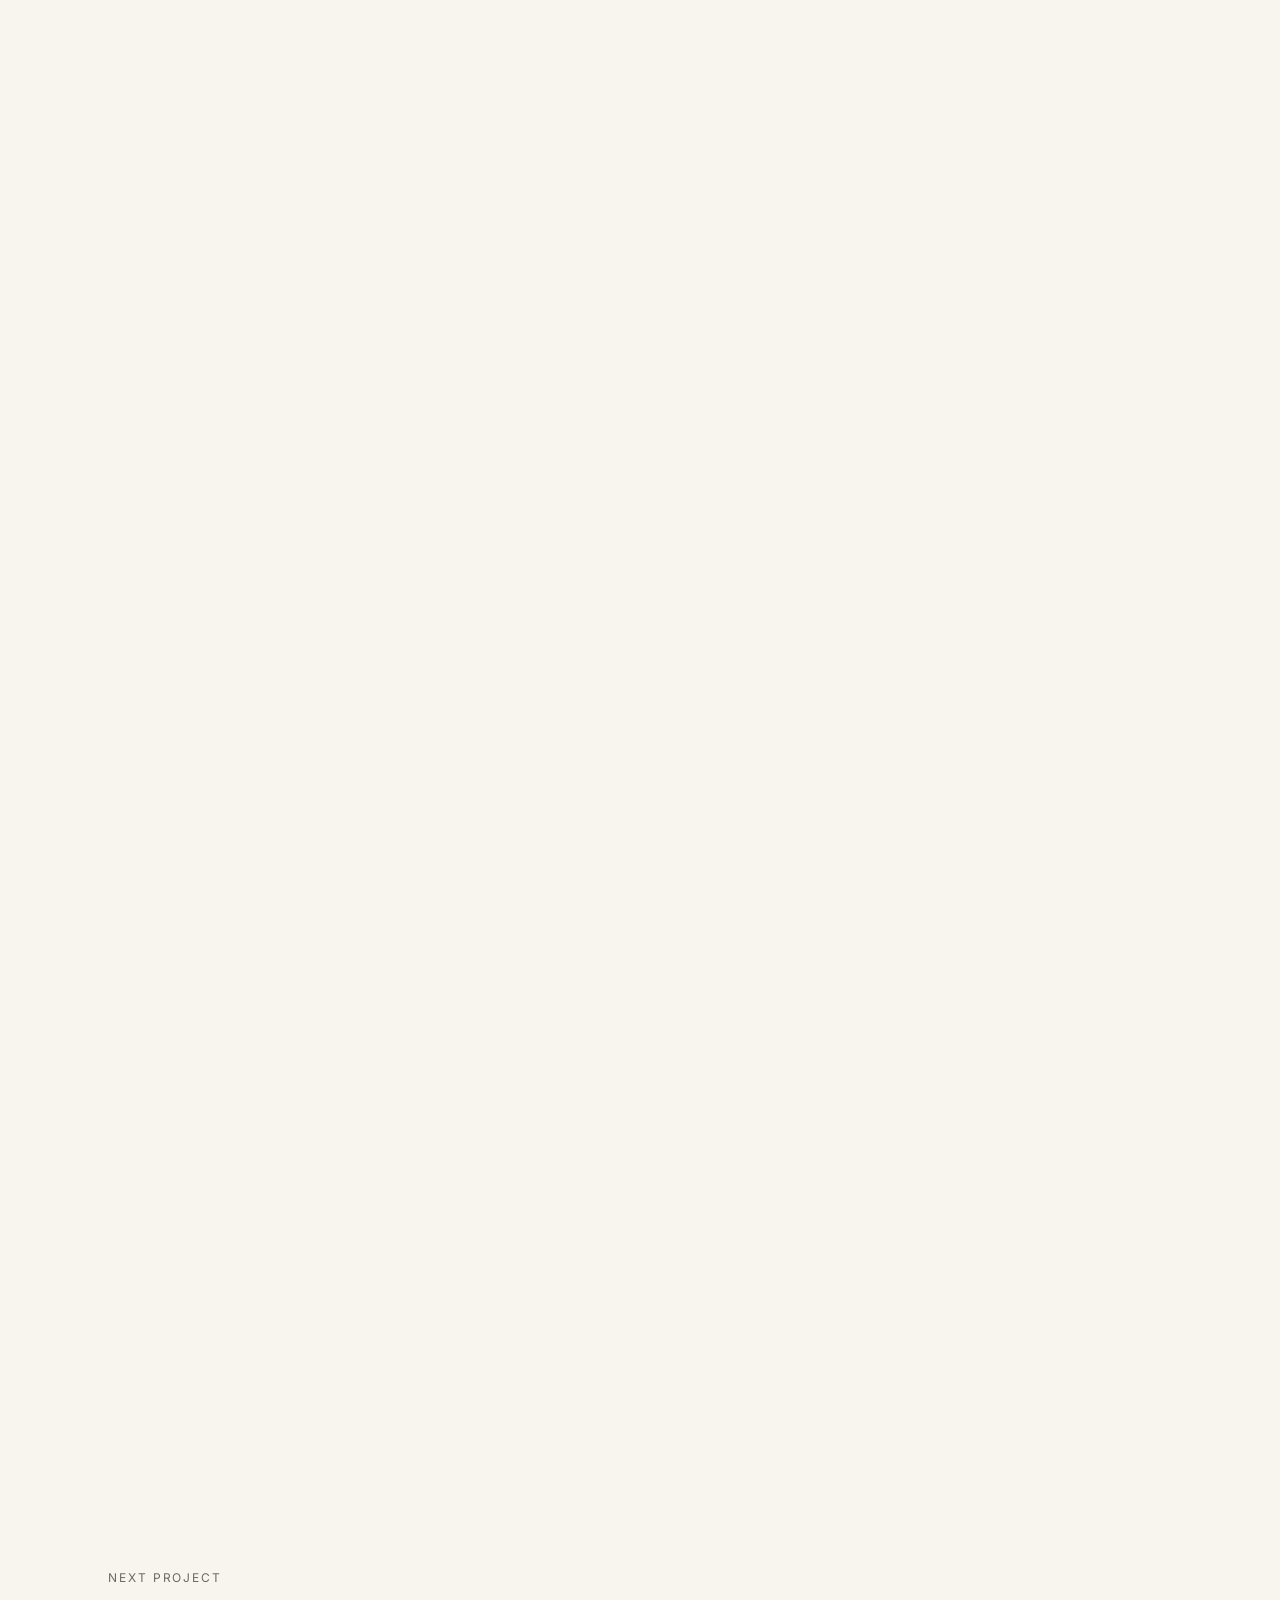
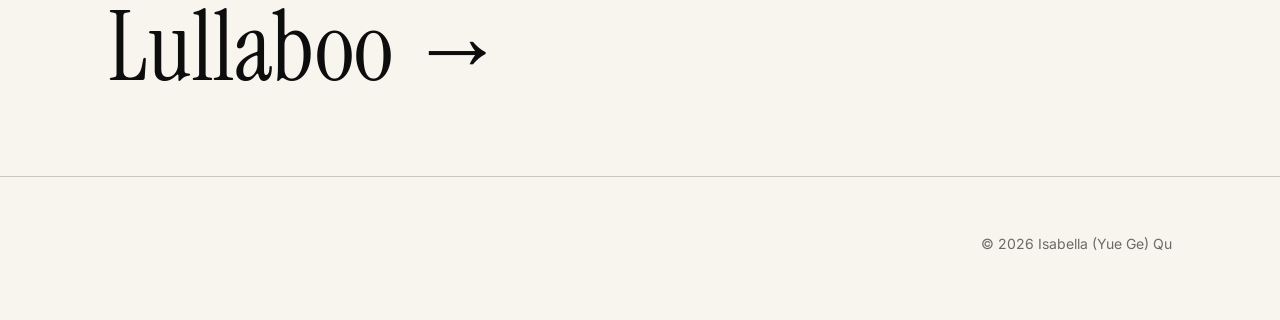
<file: studdybuddy.html>
<!DOCTYPE html>
<html lang="en">
<head>
<meta charset="UTF-8">
<meta name="viewport" content="width=device-width, initial-scale=1">
<title>Studdy Buddy | Isabella's Portfolio</title>
<meta name="description" content="Isabella Qu, UI/UX and product design portfolio.">
<link rel="preconnect" href="https://fonts.googleapis.com">
<link rel="preconnect" href="https://fonts.gstatic.com" crossorigin>
<link href="https://fonts.googleapis.com/css2?family=Inter:wght@400;500&family=Instrument+Serif:ital@0;1&display=swap" rel="stylesheet">
<meta property="og:title" content="Isabella's Portfolio">
<meta property="og:description" content="UI/UX and product design by Isabella Qu, Informatics at the University of Washington.">
<meta property="og:type" content="website">
<meta property="og:url" content="https://yuegequ.github.io/">
<meta property="og:image" content="https://yuegequ.github.io/og-image.png">
<meta name="twitter:card" content="summary_large_image">
<link rel="stylesheet" href="style.css">
</head>
<body>
<div class="wrap">
<nav class="top"><a class="logo" href="index.html">Isabella's Portfolio</a><div class="links"><a href="index.html#work">Work</a><a href="index.html#contact">Contact</a></div></nav>
</div>
<main>
<div class="wrap">
<section class="p-hero"><p class="eyebrow">Project II</p><h1>Studdy Buddy</h1></section>
<dl class="facts"><div><dt>Year</dt><dd>2024 (March to May)</dd></div><div><dt>Type</dt><dd>Individual project</dd></div><div><dt>Tools</dt><dd>Figma, Miro, Procreate, Canva, Photoshop</dd></div><div><dt>Focus</dt><dd>UI and UX design, visual design</dd></div></dl>
<section class="overview fade"><h2>Ditch the stress, ace the test.</h2><div><p>After hearing friends talk about school stress and mismatched schedules, I designed Studdy Buddy. The app automatically groups students by when they want to study, which removes the back-and-forth of organizing a study group.</p><p>I also added tracking features, which received positive feedback in pilot tests with peers.</p></div></section><section class="cs"><div class="cs-head fade"><h2>The product</h2><p>The three features that set Studdy Buddy apart.</p></div><div class="stage fade" style="aspect-ratio:1.1363636363636365"><div class="imgbox" style="left:0%;top:0%;width:100%;height:74.5%"><img src="sb-callout.png" alt="Studdy Buddy screens"><span class="dot" style="left:28.00%;top:53.20%">1</span><span class="dot" style="left:61.20%;top:24.10%">2</span><span class="dot" style="left:96.40%;top:50.80%">3</span></div>
<svg class="lines" viewBox="0 0 100 100" preserveAspectRatio="none"><defs><marker id="ah2" viewBox="0 0 10 10" refX="9" refY="5" markerWidth="7" markerHeight="7" orient="auto"><path d="M0 0L10 5L0 10z" fill="#0d0d0d"/></marker></defs><path d="M28.00 39.63 H32.2 V75.5" fill="none" marker-end="url(#ah2)"/><path d="M61.20 17.95 H66.35 V75.5" fill="none" marker-end="url(#ah2)"/><path d="M96.40 37.85 H101.2 V75.5" fill="none" marker-end="url(#ah2)"/></svg><div class="lab b" style="left:0%;top:76%;width:31%"><span class="n">01</span><h5>Find a Buddy</h5><p>Automatically identifies friends with a similar time availability, so setting a time is easier.</p></div><div class="lab b" style="left:34.5%;top:76%;width:31%"><span class="n">02</span><h5>Chat box</h5><p>A temporary chat to set a study location. It closes after both people confirm the task is done, to prevent distractions. History is saved.</p></div><div class="lab b" style="left:69%;top:76%;width:31%"><span class="n">03</span><h5>Reward system</h5><p>After completing tasks or earning study-hour achievements, collect points to spend on dressing your Buddy profile icon.</p></div></div></section>
</div>
<section class="proto" style="margin-top:96px"><div class="wrap"><div class="inner"><div class="fade"><p class="eyebrow">Final product &middot; interactive demo</p><h2>Try it yourself</h2><p>Tap through Studdy Buddy and see how the matching and tracking work.</p><a class="open" href="https://www.figma.com/proto/jpZfwkqwZxOXUCQCejEJaz/Revised-StuddyBuddy?t=AQ7riscZSQszKsk1-1" target="_blank" rel="noopener">Open full prototype in Figma &nearr;</a></div>
<div class="phone fade"><div class="screen" style="aspect-ratio:430/932"><iframe src="https://embed.figma.com/proto/jpZfwkqwZxOXUCQCejEJaz/Revised-StuddyBuddy?embed-host=share&scaling=scale-down&hide-ui=1&hotspot-hints=0&bg-color=ffffff" allowfullscreen loading="lazy" title="Studdy Buddy prototype"></iframe></div></div></div></div></section>
<div class="wrap"><section class="cs"><div class="cs-head fade"><h2>The issue</h2><p>Stress is common among students, and the students I talked to said it was connected to school.</p></div><div class="stats fade"><div class="stat"><div class="big-n">45.1%</div><p>of students report tremendous stress, according to Research.com.</p></div><div class="stat"><div class="big-n">78%</div><p>of the students I interviewed named school as one of their main stressors.</p></div></div></section><section class="cs"><div class="cs-head fade"><h2>Research</h2><p>Interviews and a persona shaped the problem statements.</p></div><p class="eyebrow">Interviews</p><p class="sub-p" style="margin-bottom:20px">I interviewed 7 people at different high schools and synthesized what they said.</p><blockquote class="quote fade">"...multiple assignments piling up really increases students stress, especially if they can't organize it properly or they have other commitments, like sports..."<cite>Ms. Whites, school nurse</cite></blockquote><blockquote class="quote fade">"...stigma against mental health makes it really hard to reach out for support... I'd rather get academic help and decrease my stress there..."<cite>Tyler, Grade 12 student</cite></blockquote><p class="eyebrow" style="margin-top:44px">Persona</p><div class="persona fade"><div><h4>Emily Wang</h4><p class="sm">Junior year, 16 years old. Plays sports, many extracurriculars, social.</p><p class="lbl">Frustrations</p><ul><li>Overwhelming workload</li><li>Disconnected from friends</li><li>Running out of time</li></ul></div><div><p class="lbl" style="margin-top:34px">Wants and needs</p><ul><li>Academic help</li><li>Peer connections</li><li>Time management</li></ul></div></div><p class="eyebrow" style="margin-top:44px">How students cope (rose, buds and thorns)</p><ul class="list2 fade"><li>Working and chatting with friends, in person or over the phone</li><li>Meditation, including breathing techniques and following a tutorial</li><li>Hobbies, arts and crafts, and music</li></ul><p class="eyebrow" style="margin-top:44px">Problem statements and insights</p><ul class="rows fade"><li><span>Need to organize assignments and other commitments</span><span class="ar">&rarr;</span><span>Flexible calendar or task management system</span></li><li><span>Meeting deadlines</span><span class="ar">&rarr;</span><span>Automated deadline alerts or progress tracker</span></li><li><span>Working with friends but struggling to set a time</span><span class="ar">&rarr;</span><span>Group time-matching features or real-time availability status</span></li></ul></section><section class="cs"><div class="cs-head fade"><h2>Scenario and navigation</h2><p>A storyboard of one study session, and an early sketch of how the app would be organized.</p></div><div class="pair"><figure class="fig card fade"><img src="sb-storyboard.png" alt="" loading="lazy"><figcaption><b>Scenario.</b> Abby is stressed and wants peer support. She uses Studdy Buddy to organize a meetup, sees that Ben is free, and requests a study time. Ben accepts, they meet at the library, and both feel less stressed.</figcaption></figure><figure class="fig card fade"><img src="studdy-sitemap.png" alt="" loading="lazy"><figcaption><b>Navigation sketch.</b> Mapping out the app before opening Figma.</figcaption></figure></div></section><section class="cs"><div class="cs-head fade"><h2>Wireframes</h2><p>High-fidelity screens for the main flows.</p></div><div class="wfgrid"><figure class="fig fade"><img src="sb-wf-1.png" alt="" loading="lazy" style="width:75%"><figcaption><b>1. Adding a time slot</b></figcaption></figure><figure class="fig fade"><img src="sb-wf-2.png" alt="" loading="lazy" style="width:75%"><figcaption><b>2. Find a buddy</b></figcaption></figure><figure class="fig fade"><img src="sb-wf-3.png" alt="" loading="lazy" style="width:100%"><figcaption><b>3. Friends and direct requests</b></figcaption></figure><figure class="fig fade"><img src="sb-wf-4.png" alt="" loading="lazy" style="width:75%"><figcaption><b>4. Successfully matched</b></figcaption></figure><figure class="fig fade"><img src="sb-wf-5.png" alt="" loading="lazy" style="width:50%"><figcaption><b>5. Reward system</b></figcaption></figure><figure class="fig fade"><img src="sb-wf-6.png" alt="" loading="lazy" style="width:75%"><figcaption><b>6. Statistics, settings, and profile details</b></figcaption></figure></div></section></div>
<div class="wrap"><a class="nextproj" href="lullaboo.html"><span class="num">Next project</span><span class="t">Lullaboo &rarr;</span></a></div>
</main>
<footer><div class="wrap">
<div class="row"><div></div><div>&copy; 2026 Isabella (Yue Ge) Qu</div></div>
</div></footer>
<script>
const io=new IntersectionObserver(es=>es.forEach(e=>{if(e.isIntersecting){e.target.classList.add('in');io.unobserve(e.target)}}),{threshold:.08});
document.querySelectorAll('.fade').forEach(el=>io.observe(el));
const f=document.getElementById('cform');
if(f){f.addEventListener('submit',async e=>{e.preventDefault();const m=document.getElementById('formmsg');m.textContent='Sending...';
try{const r=await fetch('https://formsubmit.co/ajax/yuegequ@uw.edu',{method:'POST',headers:{'Accept':'application/json'},body:new FormData(f)});
const j=await r.json();if(j.success==='true'||j.success===true){m.textContent='Thanks, your message was sent. I will get back to you soon.';f.reset()}else{m.textContent='Something went wrong. Please try again or reach me on LinkedIn.'}}
catch(err){m.textContent='Something went wrong. Please try again or reach me on LinkedIn.'}})}
</script>
<script src="fx.js"></script>
</body>
</html>
</file>
<file: home.css>
/* Dark theme for index.html and about.html. Case studies keep style.css. */
:root{
  --bg:#0b0c0e;--card:#131519;--raised:#1a1c22;
  --text:#f3f4f6;--muted:#8b929d;--faint:#858c97;
  --line:rgba(255,255,255,.08);--line-2:rgba(255,255,255,.14);
  --accent:#5e6ad2;--accent-text:#9ba3f2;--focus:#a5adff;
  --sans:'Plus Jakarta Sans',system-ui,-apple-system,'Segoe UI',Roboto,Helvetica,Arial,sans-serif;
  --mono:'JetBrains Mono',ui-monospace,SFMono-Regular,Menlo,Consolas,monospace;
  --zh:'Noto Serif SC','Songti SC','STSong','SimSun','Source Han Serif SC','Noto Serif CJK SC',serif;
  --r:16px;--gutter:clamp(16px,4vw,40px);--max:1180px;
}
*{box-sizing:border-box}
html{scroll-behavior:smooth;-webkit-text-size-adjust:100%}
body{margin:0;background:var(--bg);color:var(--text);font-family:var(--sans);font-size:16px;line-height:1.65;-webkit-font-smoothing:antialiased}
img{max-width:100%;display:block}
a{color:inherit}
:focus-visible{outline:2px solid var(--focus);outline-offset:3px;border-radius:6px}
[lang="zh-Hans"]{font-family:var(--zh);font-weight:500;letter-spacing:.04em}
.sr-only{position:absolute;width:1px;height:1px;padding:0;margin:-1px;overflow:hidden;clip:rect(0 0 0 0);white-space:nowrap;border:0}
.skip{position:absolute;left:12px;top:-60px;background:var(--raised);color:var(--text);padding:8px 14px;border-radius:8px;z-index:10;text-decoration:none}
.skip:focus{top:12px}
.wrap{max-width:var(--max);margin:0 auto;padding:0 var(--gutter)}
.label{font-family:var(--mono);font-size:12px;letter-spacing:.08em;text-transform:uppercase;color:var(--muted)}

/* Header */
.site-head{position:sticky;top:0;z-index:5;background:rgba(11,12,14,.86);backdrop-filter:saturate(140%) blur(10px);-webkit-backdrop-filter:saturate(140%) blur(10px);border-bottom:1px solid var(--line)}
.site-head .wrap{display:flex;flex-wrap:wrap;align-items:center;gap:10px 24px;min-height:64px;padding-top:10px;padding-bottom:10px}
.brand{display:flex;align-items:baseline;gap:10px;text-decoration:none;margin-right:auto;flex-wrap:wrap}
.brand strong{font-weight:600;font-size:16px;letter-spacing:-.01em}
.badge{font-family:var(--mono);font-size:11px;color:var(--muted);border:1px solid var(--line-2);border-radius:999px;padding:2px 8px;line-height:1.5}
.nav{display:flex;flex-wrap:wrap;gap:4px 6px;font-size:14px}
.nav a{display:inline-flex;align-items:baseline;gap:6px;text-decoration:none;color:var(--muted);padding:6px 10px;border-radius:8px}
.nav a:hover,.nav a[aria-current="page"]{color:var(--text);background:var(--raised)}
.nav a [lang="zh-Hans"]{font-size:12px;color:var(--faint)}
.clock{display:flex;gap:14px;margin:0;padding:0;list-style:none;font-family:var(--mono);font-size:12px;color:var(--muted)}
.clock li{display:flex;gap:6px;align-items:baseline}
.clock abbr{text-decoration:none;color:var(--faint);letter-spacing:.06em}
.clock time{color:var(--text);font-variant-numeric:tabular-nums}

/* Hero */
.hero{position:relative;padding:clamp(48px,9vh,104px) 0 clamp(40px,7vh,80px);overflow:hidden}
.watermark{position:absolute;right:-.05em;top:50%;transform:translateY(-50%);font-family:var(--zh);font-size:clamp(160px,26vw,340px);line-height:1;color:rgba(255,255,255,.028);pointer-events:none;user-select:none;letter-spacing:0}
.hero-grid{position:relative;display:grid;grid-template-columns:auto 1fr;gap:clamp(24px,4vw,56px);align-items:center}
.avatar{width:clamp(112px,14vw,168px);height:auto;aspect-ratio:1;border-radius:50%;object-fit:cover;border:1px solid var(--line-2);background:var(--raised)}
.hero h1{font-size:clamp(34px,5.4vw,60px);line-height:1.08;letter-spacing:-.03em;font-weight:600;margin:12px 0 0;max-width:16em}
.hero h1 .soft{color:var(--muted);font-weight:500}
.bio{max-width:40em;color:var(--muted);font-size:17px;margin:20px 0 0}
.markers{display:grid;grid-template-columns:repeat(3,1fr);gap:12px;margin:clamp(32px,5vh,56px) 0 0;padding:0;list-style:none}
.markers li{background:var(--card);border:1px solid var(--line);border-radius:var(--r);padding:16px 18px}
.markers .label{display:block;margin-bottom:6px}
.markers p{margin:0;font-size:14px;color:var(--text)}
.markers p span{color:var(--muted)}
.meta-line{margin:16px 0 0;font-size:13px;color:var(--faint);font-family:var(--mono)}

/* Projects */
.section-head{display:flex;justify-content:space-between;align-items:baseline;gap:16px;border-top:1px solid var(--line);padding-top:20px;margin-bottom:24px}
.section-head h2{font-size:14px;font-weight:600;margin:0;letter-spacing:.01em}
.section-head h2 [lang="zh-Hans"]{color:var(--faint);font-size:13px;margin-left:8px}
#projects,#work,#contact{scroll-margin-top:84px}
.track{display:grid;grid-auto-flow:column;grid-auto-columns:min(440px,78%);gap:20px;overflow-x:auto;overscroll-behavior-x:contain;scroll-padding-inline:var(--gutter);padding:4px var(--gutter) 22px;margin:0 calc(var(--gutter) * -1);list-style:none;scrollbar-width:thin;scrollbar-color:var(--line-2) transparent}
.track:focus-visible{outline-offset:-2px}
.track > li{scroll-snap-align:start;display:flex}
.card{display:flex;flex-direction:column;width:100%;background:var(--card);border:1px solid var(--line);border-radius:20px;overflow:hidden;text-decoration:none;transition:border-color .2s,transform .2s}
.card:hover{border-color:var(--line-2);transform:translateY(-2px)}
.card .shot{aspect-ratio:16/9;background:var(--raised);overflow:hidden}
.card .shot img{width:100%;height:100%;object-fit:cover}
.card .body{display:flex;flex-direction:column;gap:12px;padding:20px 22px 22px;flex:1}
.card h3{margin:0;font-size:20px;font-weight:600;letter-spacing:-.015em}
.card p{margin:0;color:var(--muted);font-size:15px}
.tags{display:flex;flex-wrap:wrap;gap:6px;margin:auto 0 0;padding:4px 0 0;list-style:none}
.tags li{font-family:var(--mono);font-size:11px;color:var(--muted);background:var(--raised);border:1px solid var(--line);border-radius:999px;padding:3px 9px}
.more{font-size:14px;color:var(--accent-text)}
.track-hint{font-family:var(--mono);font-size:11px;color:var(--faint)}

/* Compact lists */
.rows{list-style:none;margin:0;padding:0;display:grid;gap:10px}
.rows li{display:grid;grid-template-columns:120px 1fr;gap:16px;background:var(--card);border:1px solid var(--line);border-radius:12px;padding:14px 18px;font-size:15px}
.rows .label{padding-top:2px}
.rows h3{font-size:15px;font-weight:600;margin:0}
.rows p{margin:2px 0 0;color:var(--muted);font-size:14px}
.rows a{color:var(--accent-text)}
section.block{padding-top:56px}
.contact-links{display:flex;flex-wrap:wrap;gap:10px}
.contact-links a{text-decoration:none;background:var(--card);border:1px solid var(--line);border-radius:12px;padding:12px 16px;font-size:15px}
.contact-links a:hover{border-color:var(--line-2)}
footer{margin-top:80px;border-top:1px solid var(--line);padding:24px 0 40px;color:var(--faint);font-size:13px}
footer .wrap{display:flex;justify-content:space-between;gap:12px;flex-wrap:wrap}

/* About */
.editorial{max-width:680px;margin:0 auto;padding:clamp(40px,8vh,88px) var(--gutter) 0}
.back{display:inline-flex;gap:8px;align-items:center;text-decoration:none;color:var(--muted);font-size:14px;padding:6px 10px;margin-left:-10px;border-radius:8px}
.back:hover{color:var(--text);background:var(--raised)}
.editorial h1{font-size:clamp(30px,4.6vw,44px);line-height:1.15;letter-spacing:-.025em;font-weight:600;margin:28px 0 0}
.editorial .lede{color:var(--muted);font-size:18px;margin:20px 0 0}
.chapter{margin-top:64px;padding-top:24px;border-top:1px solid var(--line)}
.chapter h2{font-size:20px;font-weight:600;margin:0 0 16px;letter-spacing:-.01em}
.chapter h2 [lang="zh-Hans"]{color:var(--muted);font-weight:500;font-size:17px;margin-left:6px}
.chapter p{color:#c9ccd2;margin:0 0 16px}
.timeline{list-style:none;margin:24px 0 8px;padding:0 0 0 18px;border-left:1px solid var(--line-2);display:grid;gap:22px}
.timeline li{position:relative}
.timeline li::before{content:"";position:absolute;left:-23px;top:9px;width:9px;height:9px;border-radius:50%;background:var(--accent);box-shadow:0 0 0 4px var(--bg)}
.timeline h3{margin:0;font-size:16px;font-weight:600}
.timeline .label{display:block;margin:2px 0 6px}
.timeline p{margin:0;color:var(--muted);font-size:15px}

/* Responsive */
@media (max-width:1060px){.clock{order:3;width:100%;justify-content:flex-start}}
@media (max-width:720px){.clock{display:none}}
@media (max-width:900px){
  .track{grid-auto-flow:row;grid-auto-columns:auto;grid-template-columns:repeat(auto-fill,minmax(min(300px,100%),1fr));overflow:visible;scroll-snap-type:none;padding:0;margin:0}
  .track-hint{display:none}
  .markers{grid-template-columns:1fr}
}
@media (max-width:620px){
  .hero-grid{grid-template-columns:1fr}
  .rows li{grid-template-columns:1fr;gap:4px}
}
@media (prefers-reduced-motion:reduce){
  html{scroll-behavior:auto}
  *,*::before,*::after{transition:none!important;animation:none!important}
  .card:hover{transform:none}
}
</file>
<file: style.css>
:root{--cream:#f1ede4;--cream2:#e7e2d6;--white:#fff;--ink:#0d0d0d;--grey:#6b6a66;--grey2:#c9c5ba;--serif:'Instrument Serif',Georgia,serif;--sans:'Inter',Helvetica,Arial,sans-serif}
*{box-sizing:border-box}
html{scroll-behavior:smooth}
body{margin:0;background:var(--cream);color:var(--ink);font-family:var(--sans);font-size:17px;line-height:1.6;-webkit-font-smoothing:antialiased}
a{color:inherit}
.wrap{max-width:1120px;margin:0 auto;padding:0 28px}
nav.top{display:flex;justify-content:space-between;align-items:center;padding:26px 0;font-size:14px;letter-spacing:.04em}
nav.top .logo{text-decoration:none;font-family:var(--serif);font-size:24px;letter-spacing:0}
nav.top .links a{margin-left:32px;text-decoration:none;color:var(--grey)}
nav.top .links a:hover{color:var(--ink)}
.eyebrow{font-size:12px;letter-spacing:.16em;text-transform:uppercase;color:var(--grey);margin:0 0 20px}
.hero{padding:90px 0 90px}
h1.big{font-family:var(--serif);font-weight:400;font-size:clamp(46px,8vw,104px);line-height:1;letter-spacing:-.02em;margin:0;max-width:11em}
h1.big em{font-style:italic;color:var(--grey)}
.hero p.sub{max-width:34em;color:var(--grey);margin:32px 0 0;font-size:19px}
.sec-head{display:flex;justify-content:space-between;align-items:baseline;border-top:1px solid var(--grey2);padding-top:18px;margin-bottom:44px;font-size:12px;letter-spacing:.16em;text-transform:uppercase;color:var(--grey)}
section{scroll-margin-top:20px}
.proj{display:grid;gap:22px;margin-bottom:96px;text-decoration:none}
.proj .img{border-radius:6px;overflow:hidden;background:var(--cream2)}
.proj .img img{width:100%;height:auto;display:block;transition:transform .8s cubic-bezier(.2,.7,.2,1)}
.proj:hover .img img{transform:scale(1.03)}
.proj .meta{display:flex;justify-content:space-between;align-items:flex-end;gap:24px;flex-wrap:wrap}
.num{font-size:12px;letter-spacing:.16em;color:var(--grey);text-transform:uppercase}
.proj h2{font-family:var(--serif);font-weight:400;font-size:clamp(36px,5vw,60px);line-height:1.05;margin:4px 0 0}
.tags{display:flex;gap:8px;flex-wrap:wrap}
.tag{font-size:13px;border:1px solid var(--grey2);border-radius:99px;padding:4px 14px;color:var(--grey)}
.arrow{font-size:22px;transition:transform .3s}
.proj:hover .arrow{transform:translateX(6px)}
.two{display:grid;grid-template-columns:1fr 1.6fr;gap:48px;border-top:1px solid var(--grey2);padding-top:32px;margin-bottom:96px}
.two h3{font-family:var(--serif);font-weight:400;font-size:38px;margin:0;line-height:1.1}
.two p{margin:0 0 18px;font-size:19px}
.chips{display:flex;flex-wrap:wrap;gap:10px;margin:0 0 26px}
.chip{background:var(--white);border-radius:99px;padding:6px 16px;font-size:14px}
.skill-label{font-size:12px;letter-spacing:.16em;text-transform:uppercase;color:var(--grey);margin:0 0 12px}
.dark{background:var(--ink);color:var(--cream);padding:96px 0}
.dark .sec-head{border-color:#333;color:#9a9890}
.rec{border-top:1px solid #333;display:grid;grid-template-columns:130px 1fr;gap:24px;padding:24px 0}
.rec:last-of-type{border-bottom:1px solid #333}
.rec .y{font-size:12px;letter-spacing:.16em;text-transform:uppercase;color:#9a9890;padding-top:6px}
.rec h4{font-family:var(--serif);font-weight:400;font-size:30px;line-height:1.15;margin:0 0 6px}
.rec p{margin:0;color:#b9b6ac;font-size:16px}
.rec-imgs{display:grid;grid-template-columns:1fr 1fr;gap:20px;margin-top:48px}
.rec-imgs figure{margin:0}
.rec-imgs img{width:100%;display:block;border-radius:6px}
.rec-imgs figcaption{font-size:13px;color:#9a9890;margin-top:10px}
.cvbtn{display:inline-block;margin-top:8px;padding:12px 26px;border:1px solid var(--ink);border-radius:99px;text-decoration:none;font-size:14px;letter-spacing:.04em;transition:.25s}
.cvbtn:hover{background:var(--ink);color:var(--cream)}
form.contact{display:grid;gap:18px;max-width:640px}
form.contact label{font-size:12px;letter-spacing:.16em;text-transform:uppercase;color:var(--grey);display:block;margin-bottom:6px}
form.contact input,form.contact textarea{width:100%;font:inherit;font-size:17px;padding:14px 16px;border:1px solid var(--grey2);background:var(--white);border-radius:4px;color:var(--ink)}
form.contact input:focus,form.contact textarea:focus{outline:2px solid var(--ink);outline-offset:1px}
form.contact textarea{min-height:150px;resize:vertical}
form.contact button{justify-self:start;font:inherit;font-size:14px;letter-spacing:.06em;background:var(--ink);color:var(--cream);border:0;border-radius:99px;padding:14px 34px;cursor:pointer}
form.contact button:hover{background:#333}
#formmsg{font-size:15px;color:var(--grey);min-height:1.4em}
footer{border-top:1px solid var(--grey2);padding:56px 0 64px;margin-top:20px}
footer .big-link{font-family:var(--serif);font-size:clamp(32px,6vw,72px);text-decoration:none;line-height:1.1;display:block;margin-bottom:28px}
footer .big-link:hover{font-style:italic}
footer .row{display:flex;justify-content:space-between;flex-wrap:wrap;gap:16px;font-size:14px;color:var(--grey)}
footer .row a{margin-right:22px;text-decoration:none}
.p-hero{padding:56px 0 40px}
.p-hero h1{font-family:var(--serif);font-weight:400;font-size:clamp(56px,11vw,140px);line-height:.95;letter-spacing:-.02em;margin:0}
.facts{display:grid;grid-template-columns:repeat(auto-fit,minmax(170px,1fr));gap:24px;border-top:1px solid var(--grey2);border-bottom:1px solid var(--grey2);padding:22px 0;margin:48px 0}
.facts dt{font-size:12px;letter-spacing:.16em;text-transform:uppercase;color:var(--grey);margin-bottom:4px}
.facts dd{margin:0;font-size:16px}
.overview{display:grid;grid-template-columns:1fr 1.6fr;gap:48px;margin-bottom:72px}
.overview h2{font-family:var(--serif);font-weight:400;font-size:34px;margin:0;line-height:1.1}
.overview p{margin:0 0 18px;font-size:19px}
.problems{list-style:none;padding:0;margin:28px 0 0}
.problems li{padding:14px 0;border-top:1px solid var(--grey2)}
h3.sub-h{font-family:var(--serif);font-weight:400;font-size:40px;margin:0 0 8px}
.sub-p{color:var(--grey);margin:0 0 28px;max-width:34em}
.shot{margin:0 0 56px}
.shot img{width:100%;display:block;border-radius:6px;background:var(--white);box-shadow:0 12px 40px rgba(0,0,0,.08)}
.shot figcaption{font-size:14px;color:var(--grey);margin-top:12px}
.sketches{display:grid;grid-template-columns:repeat(3,1fr);gap:16px;margin-bottom:72px}
.sketches figure{margin:0;background:var(--white);border-radius:6px;overflow:hidden}
.sketches img{width:100%;display:block;aspect-ratio:1;object-fit:contain;padding:10px}
.sketches figcaption{font-size:13px;color:var(--grey);padding:0 14px 14px}
.proto{padding:96px 0;background:var(--ink);color:var(--cream)}
.proto .inner{display:grid;grid-template-columns:1fr auto;gap:56px;align-items:center}
.proto .eyebrow{color:#9a9890}
.proto h2{font-family:var(--serif);font-weight:400;font-size:clamp(40px,6vw,72px);line-height:1;margin:0 0 20px}
.proto p{max-width:24em;font-size:18px;color:#cfccc2}
.proto a.open{display:inline-block;margin-top:14px;padding:12px 26px;border:1px solid var(--cream);border-radius:99px;text-decoration:none;font-size:14px;transition:.25s}
.proto a.open:hover{background:var(--cream);color:var(--ink)}
.phone{width:min(100%,390px);justify-self:center;border-radius:52px;padding:12px;background:#222;box-shadow:0 0 0 1px #3a3a3a,0 30px 70px rgba(0,0,0,.5)}
.phone .screen{border-radius:40px;overflow:hidden;background:#fff;aspect-ratio:390/844}
.phone iframe{width:100%;height:100%;border:0;display:block}
.nextproj{display:block;text-decoration:none;padding:72px 0 60px}
.nextproj .t{font-family:var(--serif);font-size:clamp(40px,8vw,96px);line-height:1;display:block;margin-top:10px}
.nextproj:hover .t{font-style:italic}
.fade{opacity:0;transform:translateY(18px);transition:opacity .8s ease,transform .8s ease}
.fade.in{opacity:1;transform:none}
@media(max-width:760px){.two,.overview,.proto .inner{grid-template-columns:1fr;gap:28px}.hero{padding:56px 0 48px}nav.top .links a{margin-left:20px}.sketches{grid-template-columns:repeat(2,1fr)}.rec{grid-template-columns:1fr;gap:6px}.rec-imgs{grid-template-columns:1fr}}
/* update: lighter cream, small linkedin, artwork sheets */
:root{--cream:#f8f5ee;--cream2:#efebe1}
.li-small{font-size:14px;color:var(--grey);margin:28px 0 0}
.li-small a{color:var(--ink)}
.sheet{background:#fff;color:var(--ink);border-radius:6px;padding:36px}
.sheet-head{margin-bottom:26px}
.sheet-head h4{font-family:var(--serif);font-weight:400;font-size:34px;line-height:1.1;margin:0}
.sheet-head p{margin:6px 0 0;font-size:14px;color:var(--grey)}
.sheet figure{margin:0}
.sheet img{width:100%;display:block}
.sheet figcaption{font-size:13px;color:var(--grey);margin-top:10px;display:flex;flex-direction:column;gap:2px}
.sheet figcaption strong{font-weight:500;color:var(--ink);font-size:15px}
.duo{display:grid;grid-template-columns:1fr 1fr;gap:32px;align-items:start}
.fash{display:grid;grid-template-columns:1.05fr 1fr 1fr;grid-template-areas:"final mood mood" "final run run" "five five sk";gap:28px;align-items:start}
.a-final{grid-area:final}.a-mood{grid-area:mood}.a-run{grid-area:run;display:grid;grid-template-columns:1fr 1fr;gap:20px}.a-five{grid-area:five}.a-sk{grid-area:sk}
.a-sk img{max-height:420px;width:auto;margin:0 auto}
@media(max-width:760px){.sheet{padding:20px}.duo{grid-template-columns:1fr}.fash{grid-template-columns:1fr;grid-template-areas:"final" "mood" "run" "five" "sk"}}
/* case study components */
.cs{padding:72px 0 0}
.cs-head{display:grid;grid-template-columns:1fr 1.6fr;gap:48px;margin-bottom:36px}
.cs-head h2{font-family:var(--serif);font-weight:400;font-size:40px;line-height:1.1;margin:0}
.cs-head p{margin:0;font-size:18px;color:#3d3c39}
.stage{position:relative;width:100%;max-width:1000px;margin:0 auto 24px;background:#fff;border-radius:6px}
.stage .imgbox{position:absolute}
.stage .imgbox img{width:100%;height:100%;display:block;object-fit:cover;border-radius:4px}
.stage .lines{position:absolute;inset:0;width:100%;height:100%;pointer-events:none;overflow:visible}
.stage .lines line{stroke:var(--ink);stroke-width:1.2;vector-effect:non-scaling-stroke}
.dot{position:absolute;width:26px;height:26px;margin:-13px 0 0 -13px;border-radius:50%;background:var(--ink);color:var(--cream);font-size:12px;display:flex;align-items:center;justify-content:center;box-shadow:0 0 0 4px rgba(13,13,13,.18)}
.lab{position:absolute}
.lab h5{font-family:var(--serif);font-weight:400;font-size:22px;line-height:1.15;margin:0 0 4px}
.lab p{margin:0;font-size:14px;color:#4a4945;line-height:1.5}
.lab .n{display:inline-block;font-size:12px;letter-spacing:.14em;color:var(--grey);margin-bottom:2px}
.lab.r{text-align:left}.lab.l{text-align:right}.lab.b{text-align:left}
.pair{display:grid;grid-template-columns:1fr 1fr;gap:24px;align-items:start}
.trio{display:grid;grid-template-columns:repeat(3,1fr);gap:20px}
.fig{margin:0}
.fig img{width:100%;display:block;border-radius:6px;background:#fff}
.fig.card img{padding:18px;box-shadow:0 10px 30px rgba(0,0,0,.06)}
.fig figcaption{font-size:14px;color:var(--grey);margin-top:10px}
.fig figcaption b{font-weight:500;color:var(--ink)}
.strip{display:flex;gap:16px;align-items:flex-end;flex-wrap:wrap}
.strip .fig{flex:1 1 140px;max-width:240px}
.strip .fig img{padding:8px}
.wfgrid{display:grid;grid-template-columns:repeat(2,1fr);gap:24px}
.wfgrid .fig{background:#fff;border-radius:6px;padding:20px 20px 16px}
.wfgrid .fig img{max-height:300px;width:auto;max-width:100%;margin:0 auto;padding:0;background:transparent}
.wfgrid .fig figcaption{margin-top:12px}
.stats{display:grid;grid-template-columns:1fr 1fr;gap:24px;margin-bottom:8px}
.stat{background:#fff;border-radius:6px;padding:28px}
.stat .big-n{font-family:var(--serif);font-size:72px;line-height:1}
.stat p{margin:8px 0 0;color:#4a4945}
.quote{border-left:2px solid var(--ink);padding:4px 0 4px 20px;margin:0 0 24px;font-size:18px}
.quote cite{display:block;font-style:normal;font-size:13px;letter-spacing:.12em;text-transform:uppercase;color:var(--grey);margin-top:8px}
.rows{list-style:none;margin:0;padding:0}
.rows li{display:grid;grid-template-columns:1fr 30px 1fr;gap:12px;border-top:1px solid var(--grey2);padding:16px 0;align-items:center}
.rows li:last-child{border-bottom:1px solid var(--grey2)}
.rows .ar{color:var(--grey);text-align:center}
.list2{list-style:none;margin:0;padding:0}
.list2 li{border-top:1px solid var(--grey2);padding:14px 0}
.list2 li:last-child{border-bottom:1px solid var(--grey2)}
.list2 b{display:block;font-weight:500}
.list2 span{color:#4a4945;font-size:16px}
.persona{background:#fff;border-radius:6px;padding:28px;display:grid;grid-template-columns:1fr 1fr;gap:24px}
.persona h4{font-family:var(--serif);font-weight:400;font-size:32px;margin:0}
.persona .sm{font-size:14px;color:var(--grey);margin:2px 0 12px}
.persona ul{margin:0;padding-left:18px;font-size:16px}
.persona .lbl{font-size:12px;letter-spacing:.14em;text-transform:uppercase;color:var(--grey);margin:0 0 6px}
.logo-mark{width:72px;height:auto;display:block;margin-bottom:18px}
@media(max-width:760px){
 .cs-head,.pair,.stats,.persona{grid-template-columns:1fr}.trio{grid-template-columns:1fr}.wfgrid{grid-template-columns:1fr}
 .stage{aspect-ratio:auto!important;background:transparent;padding:0}
 .stage .imgbox{position:relative!important;left:auto!important;top:auto!important;width:100%!important;height:auto!important}
 .stage .lines{display:none}
 .lab{position:static!important;width:auto!important;text-align:left!important;margin-top:18px}
 .rows li{grid-template-columns:1fr}.rows .ar{display:none}
}
.fig.crop img{aspect-ratio:4/5;object-fit:cover;object-position:center}

.fash{display:block!important;column-count:2;column-gap:28px;grid-template-areas:none!important}
.fash>*{break-inside:avoid;margin:0 0 28px;grid-area:auto!important}
.fash .a-run{display:grid;grid-template-columns:1fr 1fr;gap:20px}
.fash .a-sk img{max-height:none;margin:0}
@media(max-width:760px){.fash{column-count:1}}
.fash .a-sk img{width:auto;max-width:72%;max-height:460px}

.course{border-top:1px solid var(--grey2);display:grid;grid-template-columns:130px 1fr;gap:24px;padding:24px 0}
.course .cc{font-size:12px;letter-spacing:.16em;text-transform:uppercase;color:var(--grey);padding-top:6px}
.course h4{font-family:var(--serif);font-weight:400;font-size:30px;line-height:1.15;margin:0 0 6px}
.course p{margin:0;color:var(--grey);font-size:16px}
.course-note{font-size:14px;color:var(--grey);margin:8px 0 96px;border-top:1px solid var(--grey2);padding-top:18px}
.rec a{color:inherit;text-decoration:underline;text-underline-offset:3px}
.cinfo p{font-family:var(--serif);font-size:30px;margin:0 0 10px}
.cinfo a{color:var(--ink);text-decoration:none;border-bottom:1px solid var(--grey2)}

.wfgrid{grid-template-columns:1fr!important;gap:28px}
.wfgrid .fig{padding:28px 24px 18px}
.wfgrid .fig img{max-height:none!important;width:100%;height:auto;margin:0 auto;display:block}
.pbar{position:fixed;left:0;top:0;height:2px;width:100%;background:var(--ink);transform-origin:0 50%;transform:scaleX(0);z-index:50;pointer-events:none}
.proj .img,.phone,.wfgrid .fig img,.hero .big,.hero .sub{will-change:transform}
.wfgrid .fig{overflow:hidden}
@media(prefers-reduced-motion:reduce){.fade{transition:none}}
</file>
